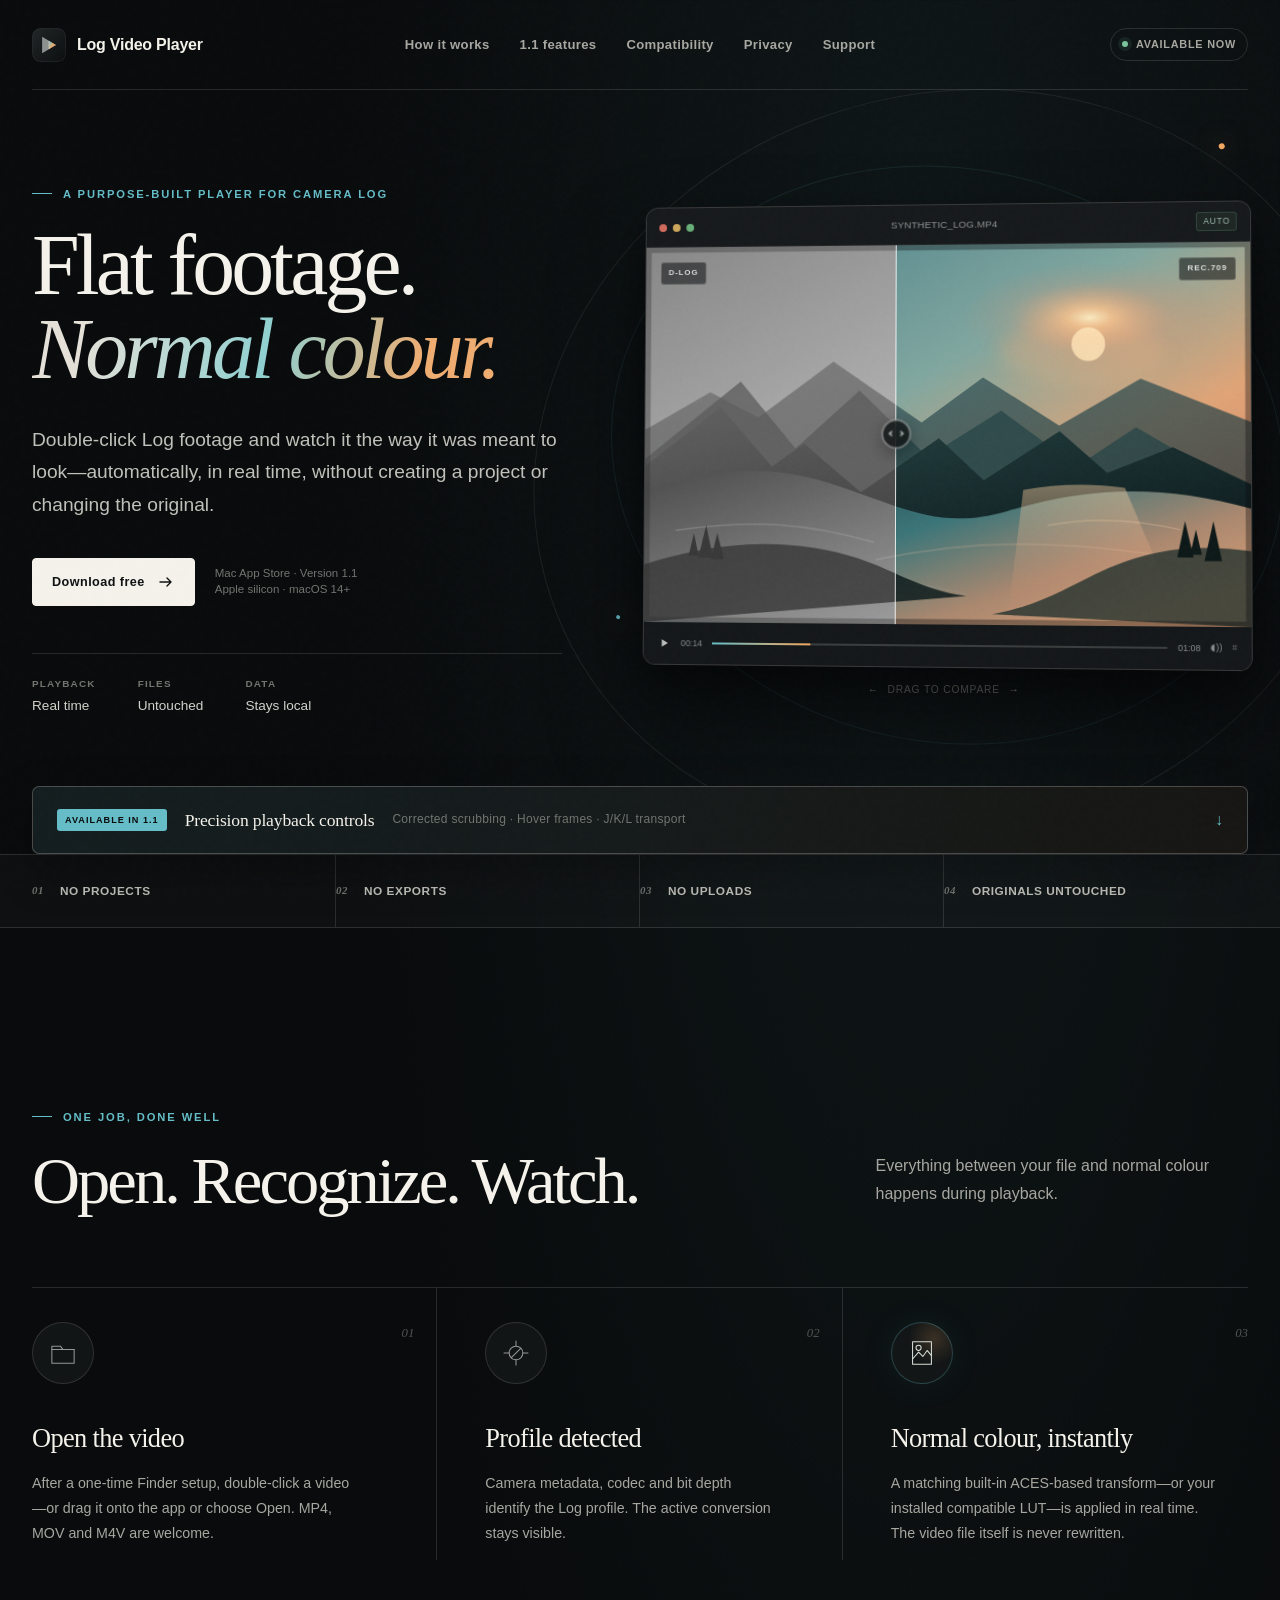
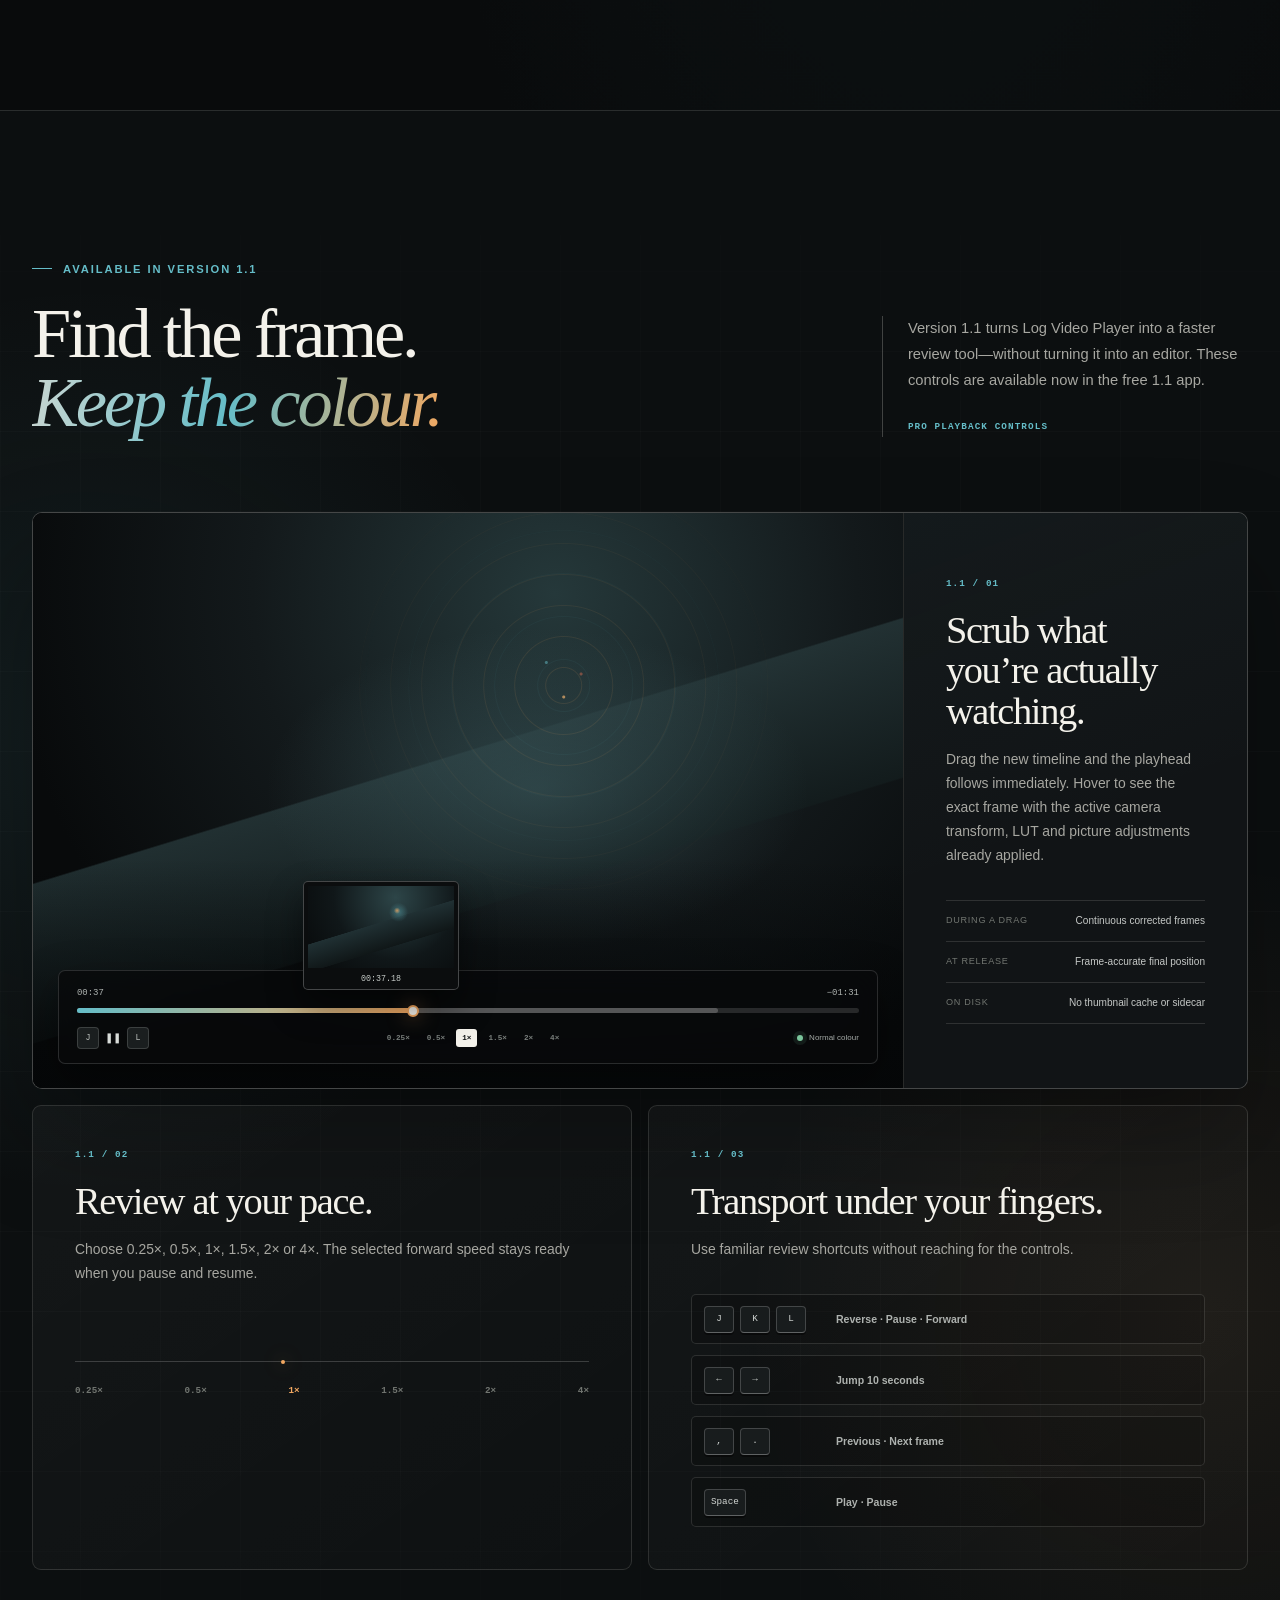
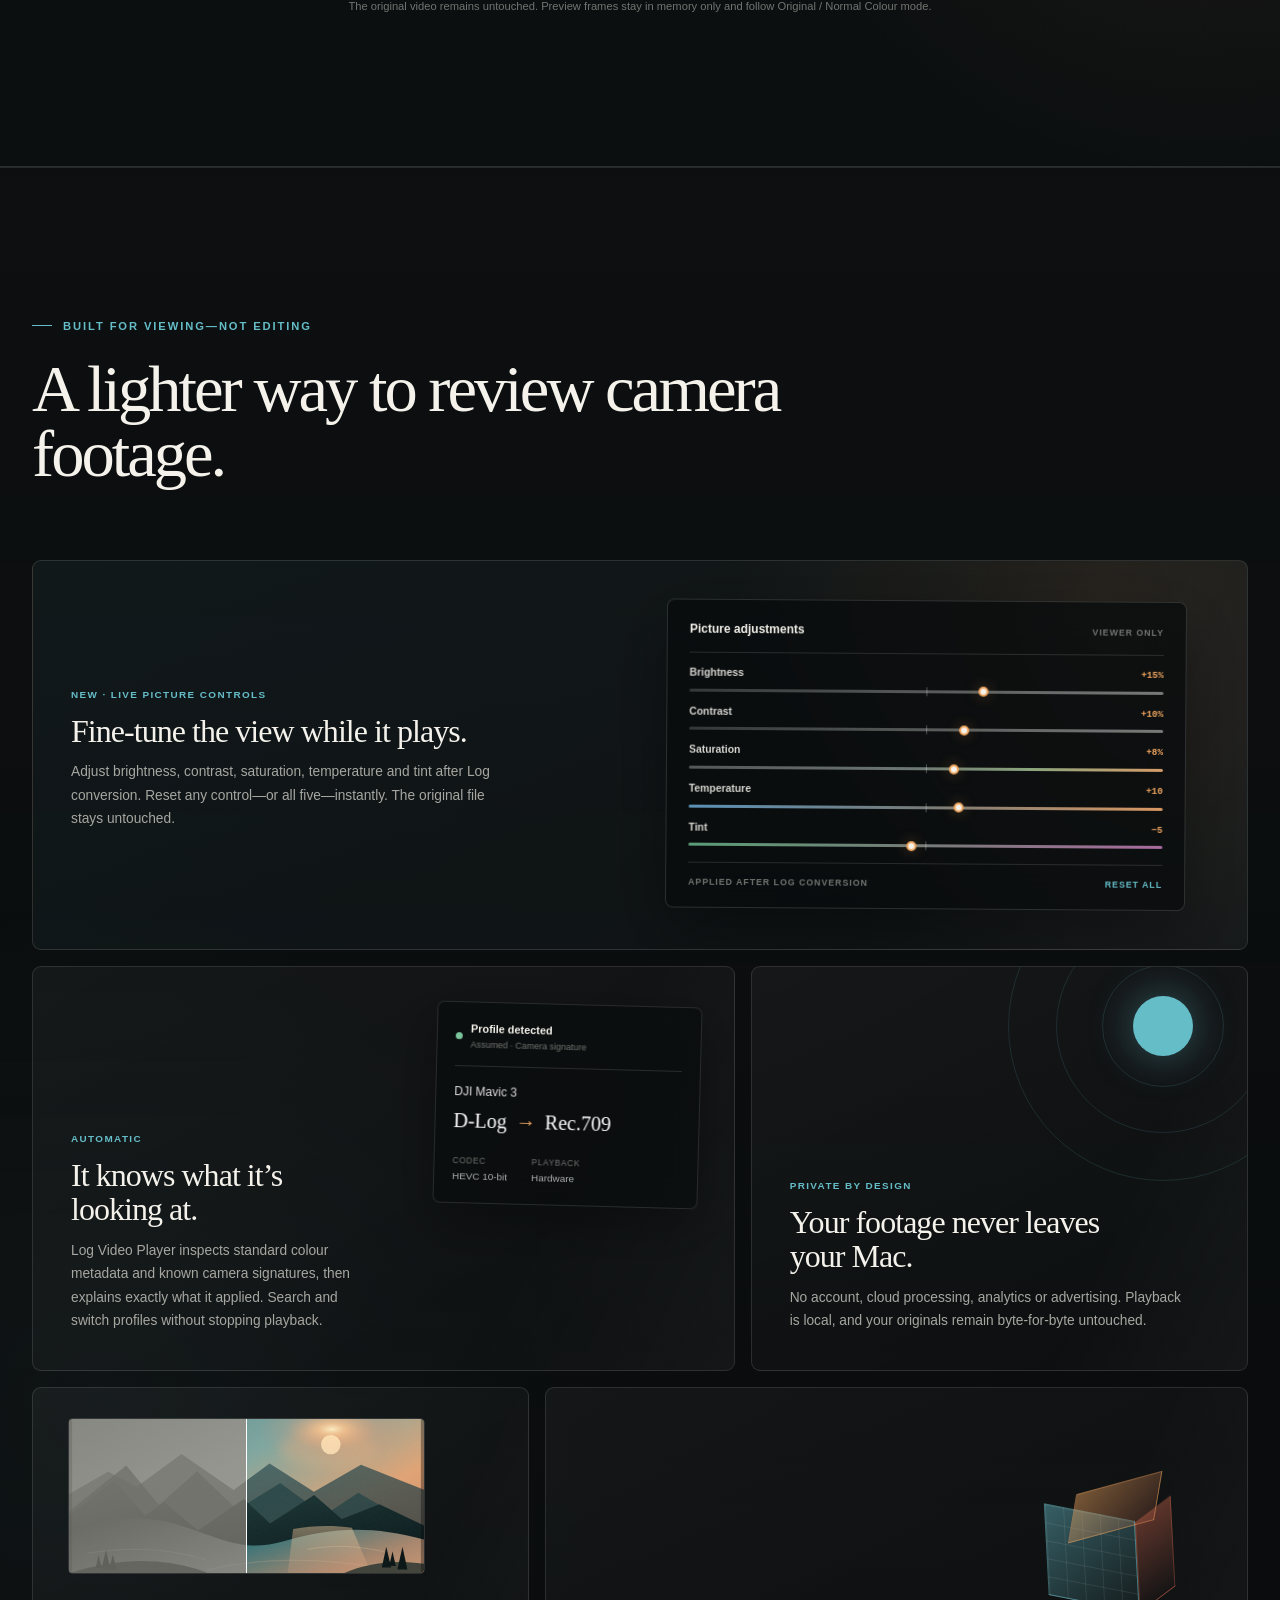
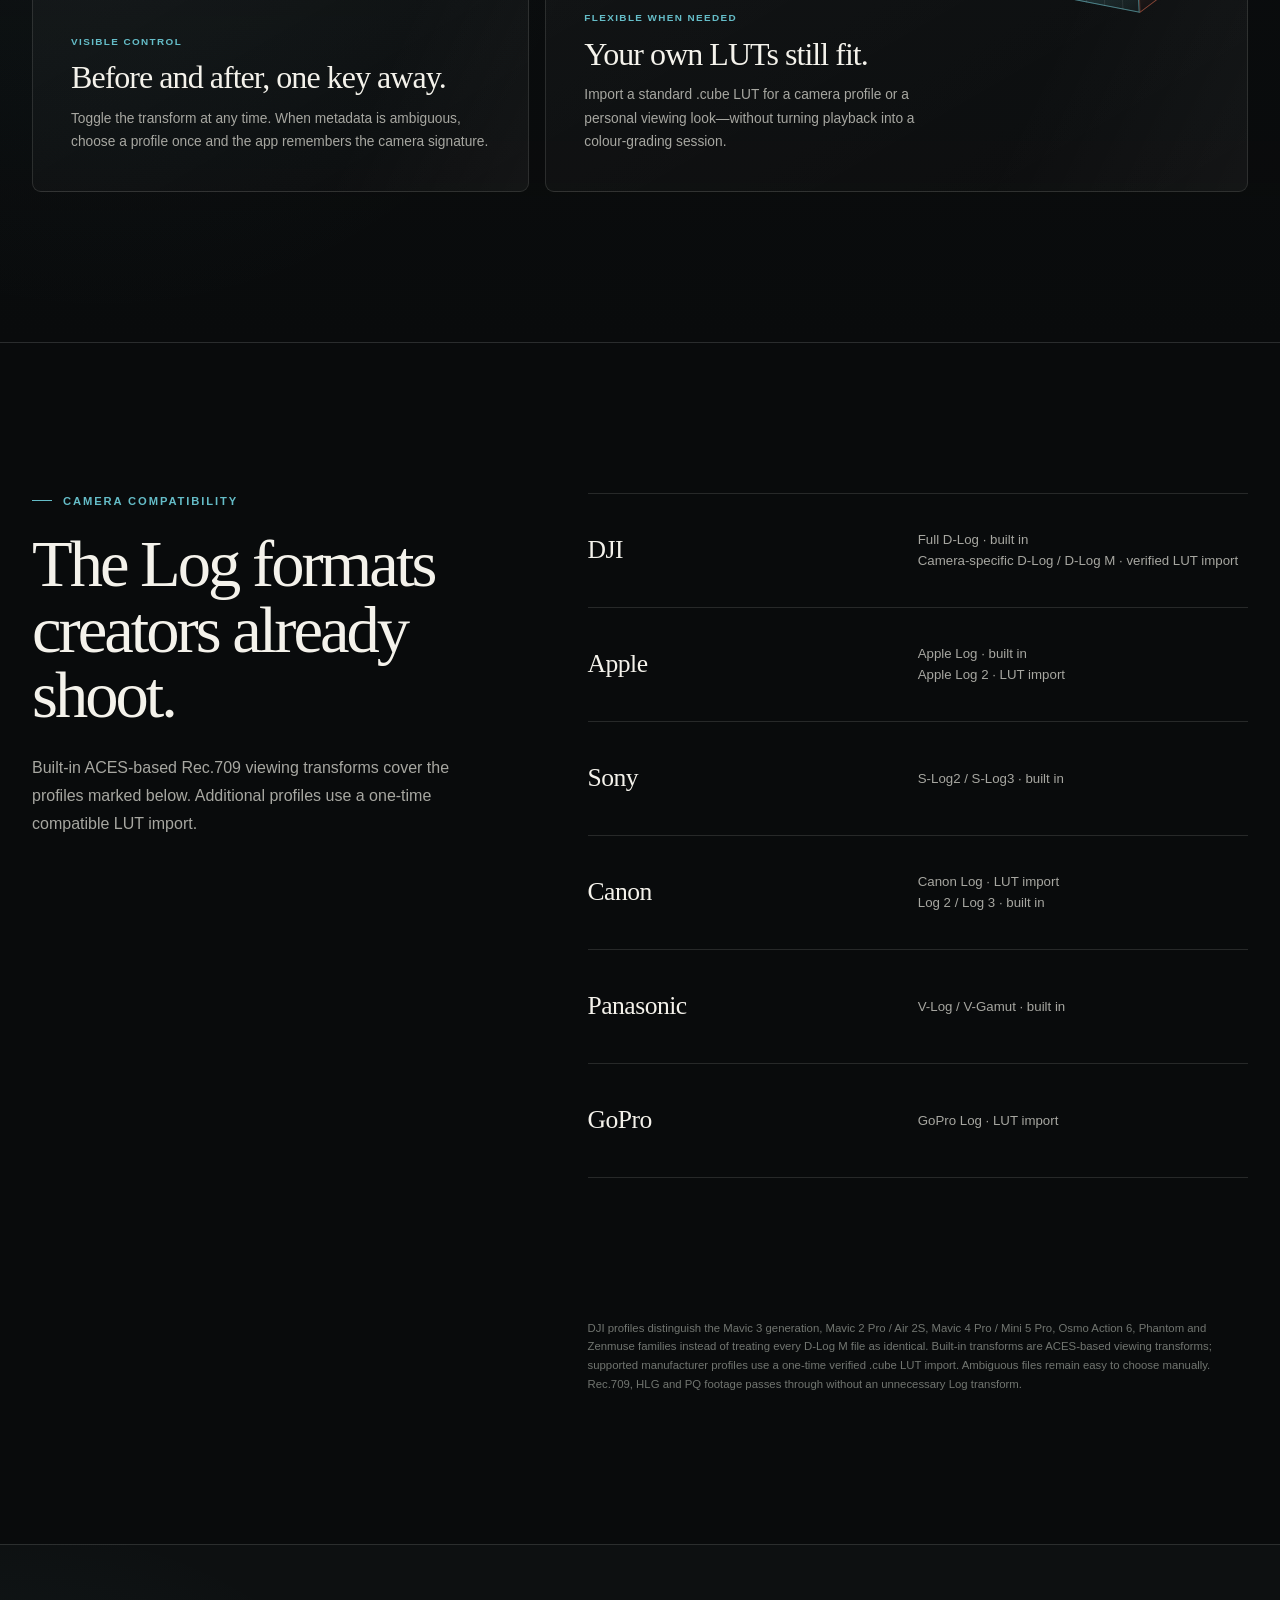
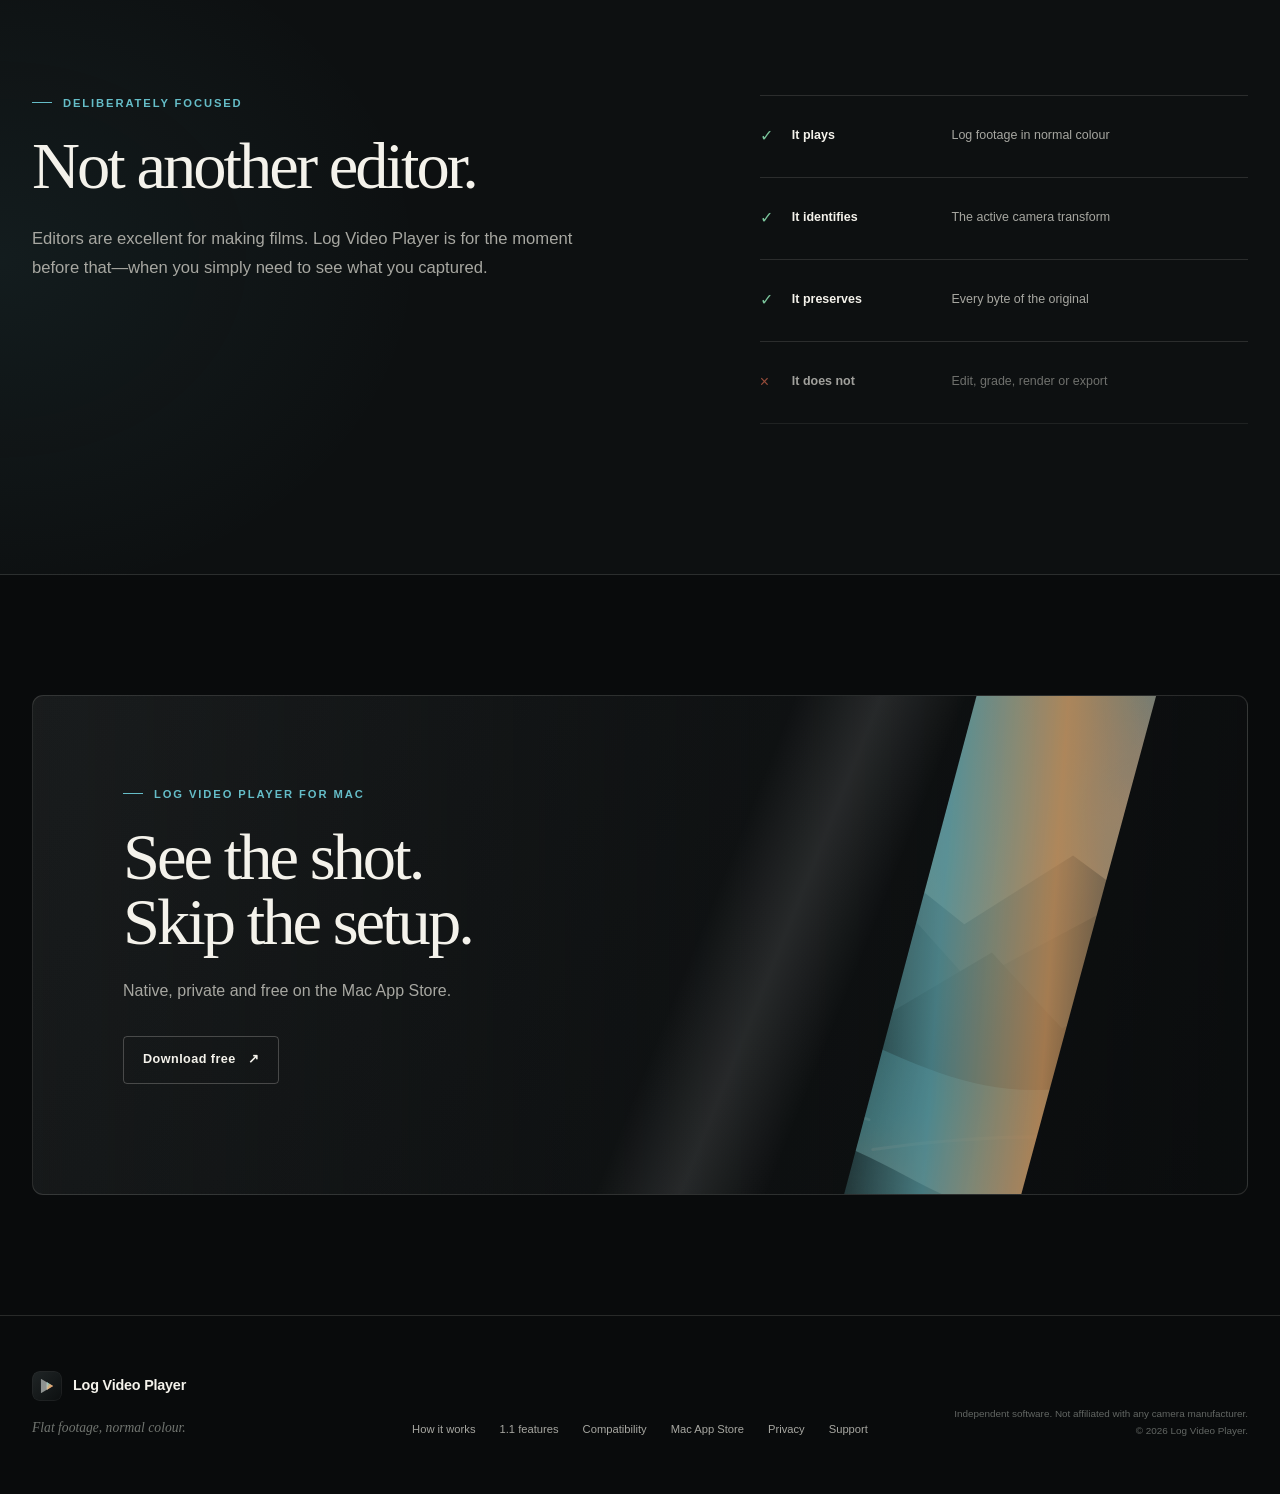
<file: index.html>
<!doctype html>
<html lang="en-CA">
<head>
  <meta charset="utf-8">
  <meta name="viewport" content="width=device-width, initial-scale=1">
  <title>Log Video Player for Mac — Automatic Log to Rec.709 Playback</title>
  <meta name="description" content="Double-click Log footage and watch it in normal Rec.709 colour. Precise scrubbing, corrected hover frames and pro playback controls are available in version 1.1.">
  <meta name="theme-color" content="#090b0c">
  <meta name="color-scheme" content="dark">
  <link rel="canonical" href="https://autonomath.github.io/log-video-player/">
  <link rel="icon" href="assets/mark.svg" type="image/svg+xml">
  <link rel="manifest" href="site.webmanifest">
  <link rel="stylesheet" href="styles.css">

  <meta property="og:type" content="website">
  <meta property="og:site_name" content="Log Video Player">
  <meta property="og:title" content="Log Video Player — Flat footage, normal colour.">
  <meta property="og:description" content="Automatic Log-to-Rec.709 playback. Precise scrubbing and pro transport controls are available in version 1.1.">
  <meta property="og:url" content="https://autonomath.github.io/log-video-player/">
  <meta property="og:image" content="https://autonomath.github.io/log-video-player/assets/social-card.png">
  <meta property="og:image:width" content="1200">
  <meta property="og:image:height" content="630">
  <meta property="og:image:alt" content="Log Video Player — Flat footage, normal colour">
  <meta name="twitter:card" content="summary_large_image">
  <meta name="twitter:title" content="Log Video Player for Mac">
  <meta name="twitter:description" content="Automatic Log-to-Rec.709 playback. Version 1.1 brings precise scrubbing and pro transport controls.">
  <meta name="twitter:image" content="https://autonomath.github.io/log-video-player/assets/social-card.png">

  <script type="application/ld+json">
  {
    "@context": "https://schema.org",
    "@type": "SoftwareApplication",
    "name": "Log Video Player",
    "applicationCategory": "MultimediaApplication",
    "applicationSubCategory": "Video Player",
    "operatingSystem": "macOS 14 or later",
    "description": "A native Mac video player with automatic Log-to-Rec.709 viewing transforms, live picture adjustments and camera-aware profile selection.",
    "url": "https://autonomath.github.io/log-video-player/",
    "downloadUrl": "https://apps.apple.com/app/log-video-player/id6794441589",
    "softwareVersion": "1.1",
    "datePublished": "2026-08-03",
    "isAccessibleForFree": true,
    "offers": {
      "@type": "Offer",
      "price": "0",
      "priceCurrency": "CAD",
      "url": "https://apps.apple.com/app/log-video-player/id6794441589",
      "availability": "https://schema.org/InStock"
    },
    "featureList": [
      "Automatic Log profile detection",
      "Built-in ACES-based Rec.709 viewing transforms",
      "Live brightness, contrast, saturation, temperature and tint adjustments",
      "Searchable camera profile picker during playback",
      "Camera-generation-aware DJI profile selection",
      "Non-destructive local processing",
      "Before and after comparison",
      "One-time compatible .cube LUT imports"
    ]
  }
  </script>
</head>
<body>
  <a class="skip-link" href="#main">Skip to content</a>

  <header class="site-header">
    <a class="brand" href="index.html" aria-label="Log Video Player home">
      <img src="assets/mark.svg" alt="" width="34" height="34">
      <span>Log Video Player</span>
    </a>
    <nav class="site-nav" aria-label="Primary navigation">
      <a href="#how-it-works">How it works</a>
      <a href="#version-1-1">1.1 features</a>
      <a href="#compatibility">Compatibility</a>
      <a href="privacy.html">Privacy</a>
      <a href="support.html">Support</a>
    </nav>
    <a class="release-chip" href="https://apps.apple.com/app/log-video-player/id6794441589" rel="external" aria-label="Download Log Video Player from the Mac App Store"><span aria-hidden="true"></span> Available now</a>
  </header>

  <main id="main">
    <section class="hero shell" aria-labelledby="hero-title">
      <div class="hero-copy">
        <p class="eyebrow">A purpose-built player for camera Log</p>
        <h1 id="hero-title">Flat footage.<br><em>Normal colour.</em></h1>
        <p class="hero-lede">Double-click Log footage and watch it the way it was meant to look—automatically, in real time, without creating a project or changing the original.</p>
        <div class="hero-actions">
          <a class="button button-primary" href="https://apps.apple.com/app/log-video-player/id6794441589" rel="external" aria-label="Download Log Video Player free from the Mac App Store">
            Download free
            <svg viewBox="0 0 18 18" aria-hidden="true"><path d="M3 9h11M10 5l4 4-4 4"/></svg>
          </a>
          <span class="availability">Mac App Store · Version 1.1<br>Apple silicon · macOS 14+</span>
        </div>
        <dl class="hero-facts">
          <div><dt>Playback</dt><dd>Real time</dd></div>
          <div><dt>Files</dt><dd>Untouched</dd></div>
          <div><dt>Data</dt><dd>Stays local</dd></div>
        </dl>
      </div>

      <div class="viewer-wrap" data-reveal>
        <div class="orbit orbit-one" aria-hidden="true"></div>
        <div class="orbit orbit-two" aria-hidden="true"></div>
        <div class="viewer" style="--reveal: 42%;">
          <div class="viewer-titlebar">
            <span class="traffic-lights" aria-hidden="true"><i></i><i></i><i></i></span>
            <span class="viewer-filename">SYNTHETIC_LOG.MP4</span>
            <span class="viewer-profile">AUTO</span>
          </div>
          <div class="comparison" id="comparison-frame">
            <img class="scene scene-colour" src="assets/hero-frame.svg" alt="Aerial coastal landscape shown with natural Rec.709 colour">
            <div class="scene-before" aria-hidden="true">
              <img class="scene scene-log" src="assets/hero-frame.svg" alt="">
            </div>
            <span class="frame-label frame-label-before">D-Log</span>
            <span class="frame-label frame-label-after">Rec.709</span>
            <span class="reveal-line" aria-hidden="true"><i></i></span>
            <input class="reveal-control" type="range" min="8" max="92" value="42" aria-label="Compare flat Log with corrected Rec.709 colour" aria-controls="comparison-frame">
          </div>
          <div class="viewer-controls" aria-hidden="true">
            <svg class="play-icon" viewBox="0 0 20 20"><path d="M6.5 4.5v11l9-5.5z"/></svg>
            <span class="timecode">00:14</span>
            <span class="timeline"><i></i></span>
            <span class="timecode">01:08</span>
            <span class="speaker-icon">◖))</span>
            <span class="fullscreen-icon">⌗</span>
          </div>
        </div>
        <p class="compare-hint"><span aria-hidden="true">←</span> Drag to compare <span aria-hidden="true">→</span></p>
      </div>
    </section>

    <aside class="update-banner shell" aria-label="Version 1.1 features">
      <a href="#version-1-1">
        <span class="update-label">Available in 1.1</span>
        <strong>Precision playback controls</strong>
        <span class="update-summary">Corrected scrubbing · Hover frames · J/K/L transport</span>
        <span class="update-arrow" aria-hidden="true">↓</span>
      </a>
    </aside>

    <section class="promise-strip" aria-label="Product principles">
      <div class="shell promise-grid">
        <p><span>01</span>No projects</p>
        <p><span>02</span>No exports</p>
        <p><span>03</span>No uploads</p>
        <p><span>04</span>Originals untouched</p>
      </div>
    </section>

    <section class="steps shell section" id="how-it-works" aria-labelledby="steps-title">
      <div class="section-heading" data-animate>
        <p class="eyebrow">One job, done well</p>
        <h2 id="steps-title">Open. Recognize. Watch.</h2>
        <p>Everything between your file and normal colour happens during playback.</p>
      </div>
      <ol class="step-list">
        <li data-animate>
          <span class="step-number">01</span>
          <div class="step-icon" aria-hidden="true">
            <svg viewBox="0 0 42 42"><path d="M8 13h10l3 4h13v16H8z"/><path d="M8 17h26"/></svg>
          </div>
          <h3>Open the video</h3>
          <p>After a one-time Finder setup, double-click a video—or drag it onto the app or choose Open. MP4, MOV and M4V are welcome.</p>
        </li>
        <li data-animate>
          <span class="step-number">02</span>
          <div class="step-icon" aria-hidden="true">
            <svg viewBox="0 0 42 42"><path d="M21 7v6M21 29v6M7 21h6M29 21h6"/><circle cx="21" cy="21" r="8"/><path d="M15.5 26.5l11-11"/></svg>
          </div>
          <h3>Profile detected</h3>
          <p>Camera metadata, codec and bit depth identify the Log profile. The active conversion stays visible.</p>
        </li>
        <li data-animate>
          <span class="step-number">03</span>
          <div class="step-icon step-icon-colour" aria-hidden="true">
            <svg viewBox="0 0 42 42"><path d="M10 8h22v26H10z"/><path d="M10 28l7-8 5 5 5-7 5 6"/><circle cx="17" cy="15" r="3"/></svg>
          </div>
          <h3>Normal colour, instantly</h3>
          <p>A matching built-in ACES-based transform—or your installed compatible LUT—is applied in real time. The video file itself is never rewritten.</p>
        </li>
      </ol>
    </section>

    <section class="transport-preview section" id="version-1-1" aria-labelledby="transport-title">
      <div class="shell">
        <div class="transport-heading" data-animate>
          <div>
            <p class="eyebrow">Available in version 1.1</p>
            <h2 id="transport-title">Find the frame.<br><em>Keep the colour.</em></h2>
          </div>
          <div class="transport-intro">
            <p>Version 1.1 turns Log Video Player into a faster review tool—without turning it into an editor. These controls are available now in the free 1.1 app.</p>
            <span>Pro Playback Controls</span>
          </div>
        </div>

        <div class="transport-stage" data-animate>
          <div class="transport-canvas" aria-hidden="true">
            <div class="transport-frame-art"></div>
            <div class="hover-frame">
              <div></div>
              <span>00:37.18</span>
            </div>
            <div class="transport-overlay">
              <div class="transport-time"><span>00:37</span><span>−01:31</span></div>
              <div class="precision-timeline">
                <i class="buffered-range"></i>
                <i class="elapsed-range"></i>
                <i class="timeline-cursor"></i>
              </div>
              <div class="transport-toolbar">
                <div class="shuttle-controls">
                  <span class="mini-key">J</span>
                  <span class="pause-mark">❚❚</span>
                  <span class="mini-key">L</span>
                </div>
                <div class="rate-control"><span>0.25×</span><span>0.5×</span><strong>1×</strong><span>1.5×</span><span>2×</span><span>4×</span></div>
                <span class="colour-state"><i></i> Normal colour</span>
              </div>
            </div>
          </div>

          <div class="transport-proof">
            <p class="proof-index">1.1 / 01</p>
            <h3>Scrub what you’re actually watching.</h3>
            <p>Drag the new timeline and the playhead follows immediately. Hover to see the exact frame with the active camera transform, LUT and picture adjustments already applied.</p>
            <dl>
              <div><dt>During a drag</dt><dd>Continuous corrected frames</dd></div>
              <div><dt>At release</dt><dd>Frame-accurate final position</dd></div>
              <div><dt>On disk</dt><dd>No thumbnail cache or sidecar</dd></div>
            </dl>
          </div>
        </div>

        <div class="transport-grid">
          <article data-animate>
            <p class="proof-index">1.1 / 02</p>
            <h3>Review at your pace.</h3>
            <p>Choose 0.25×, 0.5×, 1×, 1.5×, 2× or 4×. The selected forward speed stays ready when you pause and resume.</p>
            <div class="speed-scale" aria-label="Playback speeds available in version 1.1">
              <span>0.25×</span><span>0.5×</span><strong>1×</strong><span>1.5×</span><span>2×</span><span>4×</span>
            </div>
          </article>

          <article data-animate>
            <p class="proof-index">1.1 / 03</p>
            <h3>Transport under your fingers.</h3>
            <p>Use familiar review shortcuts without reaching for the controls.</p>
            <div class="shortcut-map">
              <div><span><kbd>J</kbd><kbd>K</kbd><kbd>L</kbd></span><strong>Reverse · Pause · Forward</strong></div>
              <div><span><kbd>←</kbd><kbd>→</kbd></span><strong>Jump 10 seconds</strong></div>
              <div><span><kbd>,</kbd><kbd>.</kbd></span><strong>Previous · Next frame</strong></div>
              <div><span><kbd>Space</kbd></span><strong>Play · Pause</strong></div>
            </div>
          </article>
        </div>

        <p class="transport-footnote">The original video remains untouched. Preview frames stay in memory only and follow Original / Normal Colour mode.</p>
      </div>
    </section>

    <section class="feature-section section">
      <div class="shell">
        <div class="section-heading narrow" data-animate>
          <p class="eyebrow">Built for viewing—not editing</p>
          <h2>A lighter way to review camera footage.</h2>
        </div>
        <div class="feature-grid">
          <article class="feature feature-adjust" id="picture-controls" data-animate>
            <div class="feature-copy">
              <span class="feature-kicker">New · Live picture controls</span>
              <h3>Fine-tune the view while it plays.</h3>
              <p>Adjust brightness, contrast, saturation, temperature and tint after Log conversion. Reset any control—or all five—instantly. The original file stays untouched.</p>
            </div>
            <div class="adjustment-panel" aria-hidden="true">
              <div class="adjustment-heading"><strong>Picture adjustments</strong><span>Viewer only</span></div>
              <div class="adjustment-row"><div><span>Brightness</span><b>+15%</b></div><i class="adjustment-meter" style="--value: 62%"><em></em></i></div>
              <div class="adjustment-row"><div><span>Contrast</span><b>+10%</b></div><i class="adjustment-meter" style="--value: 58%"><em></em></i></div>
              <div class="adjustment-row"><div><span>Saturation</span><b>+8%</b></div><i class="adjustment-meter adjustment-meter-spectrum" style="--value: 56%"><em></em></i></div>
              <div class="adjustment-row"><div><span>Temperature</span><b>+10</b></div><i class="adjustment-meter adjustment-meter-temperature" style="--value: 57%"><em></em></i></div>
              <div class="adjustment-row"><div><span>Tint</span><b>−5</b></div><i class="adjustment-meter adjustment-meter-tint" style="--value: 47%"><em></em></i></div>
              <div class="adjustment-footer"><span>Applied after Log conversion</span><strong>Reset All</strong></div>
            </div>
          </article>

          <article class="feature feature-detect" data-animate>
            <div class="feature-copy">
              <span class="feature-kicker">Automatic</span>
              <h3>It knows what it’s looking at.</h3>
              <p>Log Video Player inspects standard colour metadata and known camera signatures, then explains exactly what it applied. Search and switch profiles without stopping playback.</p>
            </div>
            <div class="profile-card" aria-label="Example detected profile">
              <div><span class="status-dot"></span><strong>Profile detected</strong><small>Assumed · Camera signature</small></div>
              <p>DJI Mavic 3</p>
              <p>D-Log <span>→</span> Rec.709</p>
              <dl><div><dt>Codec</dt><dd>HEVC 10-bit</dd></div><div><dt>Playback</dt><dd>Hardware</dd></div></dl>
            </div>
          </article>

          <article class="feature feature-private" data-animate>
            <div class="privacy-rings" aria-hidden="true"><i></i><i></i><i></i><span></span></div>
            <div class="feature-copy">
              <span class="feature-kicker">Private by design</span>
              <h3>Your footage never leaves your Mac.</h3>
              <p>No account, cloud processing, analytics or advertising. Playback is local, and your originals remain byte-for-byte untouched.</p>
            </div>
          </article>

          <article class="feature feature-compare" data-animate>
            <div class="mini-compare" aria-hidden="true">
              <img src="assets/hero-frame.svg" alt="">
              <span></span>
            </div>
            <div class="feature-copy">
              <span class="feature-kicker">Visible control</span>
              <h3>Before and after, one key away.</h3>
              <p>Toggle the transform at any time. When metadata is ambiguous, choose a profile once and the app remembers the camera signature.</p>
            </div>
          </article>

          <article class="feature feature-lut" data-animate>
            <div class="cube-art" aria-hidden="true">
              <span class="cube-face cube-front"></span>
              <span class="cube-face cube-top"></span>
              <span class="cube-face cube-side"></span>
            </div>
            <div class="feature-copy">
              <span class="feature-kicker">Flexible when needed</span>
              <h3>Your own LUTs still fit.</h3>
              <p>Import a standard .cube LUT for a camera profile or a personal viewing look—without turning playback into a colour-grading session.</p>
            </div>
          </article>
        </div>
      </div>
    </section>

    <section class="compatibility shell section" id="compatibility" aria-labelledby="compatibility-title">
      <div class="compatibility-intro" data-animate>
        <p class="eyebrow">Camera compatibility</p>
        <h2 id="compatibility-title">The Log formats creators already shoot.</h2>
        <p>Built-in ACES-based Rec.709 viewing transforms cover the profiles marked below. Additional profiles use a one-time compatible LUT import.</p>
      </div>
      <div class="format-list" data-animate>
        <article><span>DJI</span><p>Full D-Log · built in<br>Camera-specific D-Log / D-Log M · verified LUT import</p></article>
        <article><span>Apple</span><p>Apple Log · built in<br>Apple Log 2 · LUT import</p></article>
        <article><span>Sony</span><p>S-Log2 / S-Log3 · built in</p></article>
        <article><span>Canon</span><p>Canon Log · LUT import<br>Log 2 / Log 3 · built in</p></article>
        <article><span>Panasonic</span><p>V-Log / V-Gamut · built in</p></article>
        <article><span>GoPro</span><p>GoPro Log · LUT import</p></article>
      </div>
      <p class="compatibility-note">DJI profiles distinguish the Mavic 3 generation, Mavic 2 Pro / Air 2S, Mavic 4 Pro / Mini 5 Pro, Osmo Action 6, Phantom and Zenmuse families instead of treating every D-Log M file as identical. Built-in transforms are ACES-based viewing transforms; supported manufacturer profiles use a one-time verified .cube LUT import. Ambiguous files remain easy to choose manually. Rec.709, HLG and PQ footage passes through without an unnecessary Log transform.</p>
    </section>

    <section class="not-editor section" aria-labelledby="not-editor-title">
      <div class="shell not-editor-grid">
        <div data-animate>
          <p class="eyebrow">Deliberately focused</p>
          <h2 id="not-editor-title">Not another editor.</h2>
          <p class="editor-lede">Editors are excellent for making films. Log Video Player is for the moment before that—when you simply need to see what you captured.</p>
        </div>
        <div class="does-list" data-animate>
          <div><span aria-hidden="true">✓</span><p><strong>It plays</strong>Log footage in normal colour</p></div>
          <div><span aria-hidden="true">✓</span><p><strong>It identifies</strong>The active camera transform</p></div>
          <div><span aria-hidden="true">✓</span><p><strong>It preserves</strong>Every byte of the original</p></div>
          <div class="does-not"><span aria-hidden="true">×</span><p><strong>It does not</strong>Edit, grade, render or export</p></div>
        </div>
      </div>
    </section>

    <section class="closing shell section" aria-labelledby="closing-title">
      <div class="closing-card" data-animate>
        <div class="spectral-slit" aria-hidden="true"></div>
        <p class="eyebrow">Log Video Player for Mac</p>
        <h2 id="closing-title">See the shot.<br>Skip the setup.</h2>
        <p>Native, private and free on the Mac App Store.</p>
        <a class="button button-ghost" href="https://apps.apple.com/app/log-video-player/id6794441589" rel="external" aria-label="Download Log Video Player free from the Mac App Store">Download free <span aria-hidden="true">↗</span></a>
      </div>
    </section>
  </main>

  <footer class="site-footer">
    <div class="shell footer-grid">
      <div>
        <a class="brand" href="index.html">
          <img src="assets/mark.svg" alt="" width="30" height="30">
          <span>Log Video Player</span>
        </a>
        <p>Flat footage, normal colour.</p>
      </div>
      <nav aria-label="Footer navigation">
        <a href="#how-it-works">How it works</a>
        <a href="#version-1-1">1.1 features</a>
        <a href="#compatibility">Compatibility</a>
        <a href="https://apps.apple.com/app/log-video-player/id6794441589" rel="external">Mac App Store</a>
        <a href="privacy.html">Privacy</a>
        <a href="support.html">Support</a>
      </nav>
      <p class="legal">Independent software. Not affiliated with any camera manufacturer.<br>© <span data-year>2026</span> Log Video Player.</p>
    </div>
  </footer>

  <script src="script.js" defer></script>
</body>
</html>
</file>
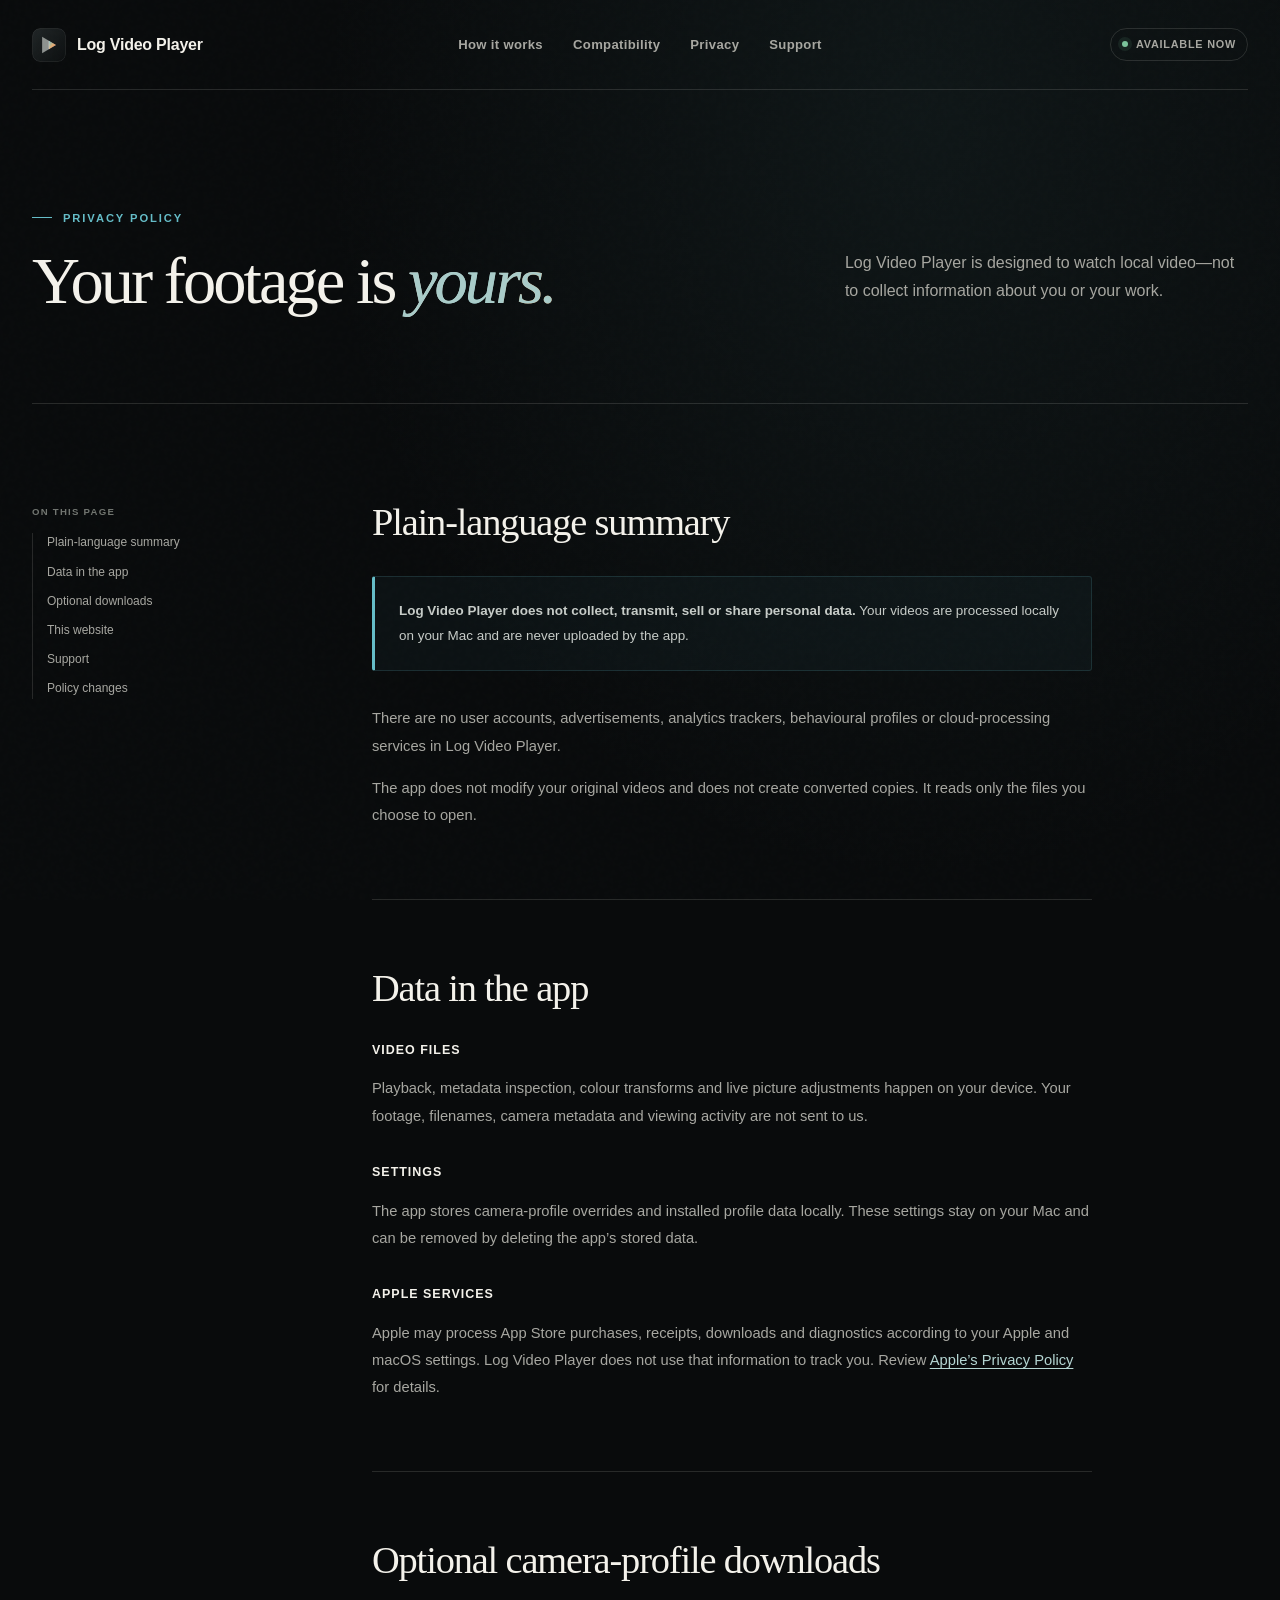
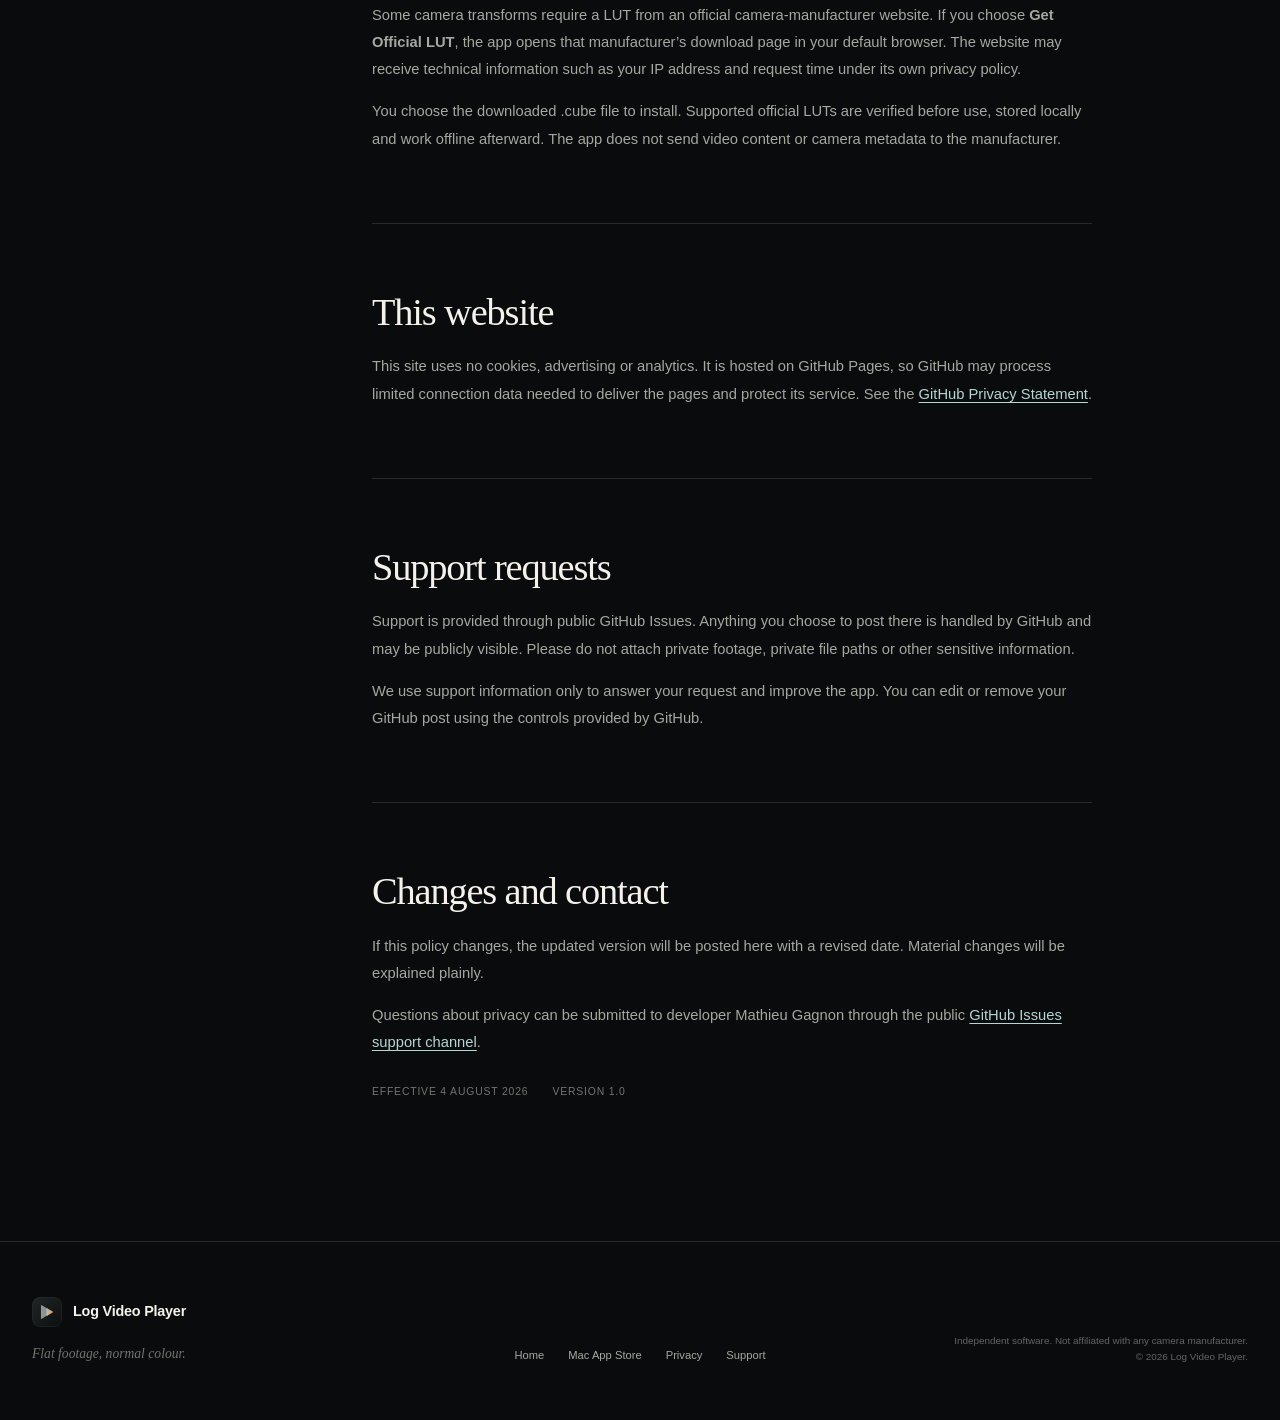
<file: privacy.html>
<!doctype html>
<html lang="en-CA">
<head>
  <meta charset="utf-8">
  <meta name="viewport" content="width=device-width, initial-scale=1">
  <title>Privacy Policy — Log Video Player</title>
  <meta name="description" content="Log Video Player processes footage locally, collects no personal data and contains no analytics, advertising or accounts.">
  <meta name="theme-color" content="#090b0c">
  <meta name="color-scheme" content="dark">
  <link rel="canonical" href="https://autonomath.github.io/log-video-player/privacy.html">
  <link rel="icon" href="assets/mark.svg" type="image/svg+xml">
  <link rel="stylesheet" href="styles.css">
</head>
<body class="interior">
  <a class="skip-link" href="#main">Skip to content</a>
  <header class="site-header">
    <a class="brand" href="index.html" aria-label="Log Video Player home">
      <img src="assets/mark.svg" alt="" width="34" height="34">
      <span>Log Video Player</span>
    </a>
    <nav class="site-nav" aria-label="Primary navigation">
      <a href="index.html#how-it-works">How it works</a>
      <a href="index.html#compatibility">Compatibility</a>
      <a href="privacy.html" aria-current="page">Privacy</a>
      <a href="support.html">Support</a>
    </nav>
    <a class="release-chip" href="https://apps.apple.com/app/log-video-player/id6794441589" rel="external" aria-label="Download Log Video Player from the Mac App Store"><span aria-hidden="true"></span> Available now</a>
  </header>

  <main id="main">
    <header class="page-hero shell">
      <div>
        <p class="eyebrow">Privacy policy</p>
        <h1>Your footage is <em>yours.</em></h1>
      </div>
      <p>Log Video Player is designed to watch local video—not to collect information about you or your work.</p>
    </header>

    <div class="content-layout shell">
      <aside class="content-nav">
        <p>On this page</p>
        <nav aria-label="Privacy policy sections">
          <a href="#summary">Plain-language summary</a>
          <a href="#app-data">Data in the app</a>
          <a href="#downloads">Optional downloads</a>
          <a href="#website">This website</a>
          <a href="#support-data">Support</a>
          <a href="#changes">Policy changes</a>
        </nav>
      </aside>

      <article class="prose">
        <section id="summary">
          <h2>Plain-language summary</h2>
          <div class="callout">
            <p><strong>Log Video Player does not collect, transmit, sell or share personal data.</strong> Your videos are processed locally on your Mac and are never uploaded by the app.</p>
          </div>
          <p>There are no user accounts, advertisements, analytics trackers, behavioural profiles or cloud-processing services in Log Video Player.</p>
          <p>The app does not modify your original videos and does not create converted copies. It reads only the files you choose to open.</p>
        </section>

        <section id="app-data">
          <h2>Data in the app</h2>
          <h3>Video files</h3>
          <p>Playback, metadata inspection, colour transforms and live picture adjustments happen on your device. Your footage, filenames, camera metadata and viewing activity are not sent to us.</p>

          <h3>Settings</h3>
          <p>The app stores camera-profile overrides and installed profile data locally. These settings stay on your Mac and can be removed by deleting the app’s stored data.</p>

          <h3>Apple services</h3>
          <p>Apple may process App Store purchases, receipts, downloads and diagnostics according to your Apple and macOS settings. Log Video Player does not use that information to track you. Review <a href="https://www.apple.com/legal/privacy/" rel="external">Apple’s Privacy Policy</a> for details.</p>
        </section>

        <section id="downloads">
          <h2>Optional camera-profile downloads</h2>
          <p>Some camera transforms require a LUT from an official camera-manufacturer website. If you choose <strong>Get Official LUT</strong>, the app opens that manufacturer’s download page in your default browser. The website may receive technical information such as your IP address and request time under its own privacy policy.</p>
          <p>You choose the downloaded .cube file to install. Supported official LUTs are verified before use, stored locally and work offline afterward. The app does not send video content or camera metadata to the manufacturer.</p>
        </section>

        <section id="website">
          <h2>This website</h2>
          <p>This site uses no cookies, advertising or analytics. It is hosted on GitHub Pages, so GitHub may process limited connection data needed to deliver the pages and protect its service. See the <a href="https://docs.github.com/en/site-policy/privacy-policies/github-general-privacy-statement" rel="external">GitHub Privacy Statement</a>.</p>
        </section>

        <section id="support-data">
          <h2>Support requests</h2>
          <p>Support is provided through public GitHub Issues. Anything you choose to post there is handled by GitHub and may be publicly visible. Please do not attach private footage, private file paths or other sensitive information.</p>
          <p>We use support information only to answer your request and improve the app. You can edit or remove your GitHub post using the controls provided by GitHub.</p>
        </section>

        <section id="changes">
          <h2>Changes and contact</h2>
          <p>If this policy changes, the updated version will be posted here with a revised date. Material changes will be explained plainly.</p>
          <p>Questions about privacy can be submitted to developer Mathieu Gagnon through the public <a href="https://github.com/autonomath/log-video-player/issues/new?labels=privacy&amp;title=Privacy%20question" rel="external">GitHub Issues support channel</a>.</p>
          <div class="meta-line">
            <span>Effective 4 August 2026</span>
            <span>Version 1.0</span>
          </div>
        </section>
      </article>
    </div>
  </main>

  <footer class="site-footer">
    <div class="shell footer-grid">
      <div>
        <a class="brand" href="index.html"><img src="assets/mark.svg" alt="" width="30" height="30"><span>Log Video Player</span></a>
        <p>Flat footage, normal colour.</p>
      </div>
      <nav aria-label="Footer navigation">
        <a href="index.html">Home</a>
        <a href="https://apps.apple.com/app/log-video-player/id6794441589" rel="external">Mac App Store</a>
        <a href="privacy.html">Privacy</a>
        <a href="support.html">Support</a>
      </nav>
      <p class="legal">Independent software. Not affiliated with any camera manufacturer.<br>© <span data-year>2026</span> Log Video Player.</p>
    </div>
  </footer>
  <script src="script.js" defer></script>
</body>
</html>
</file>
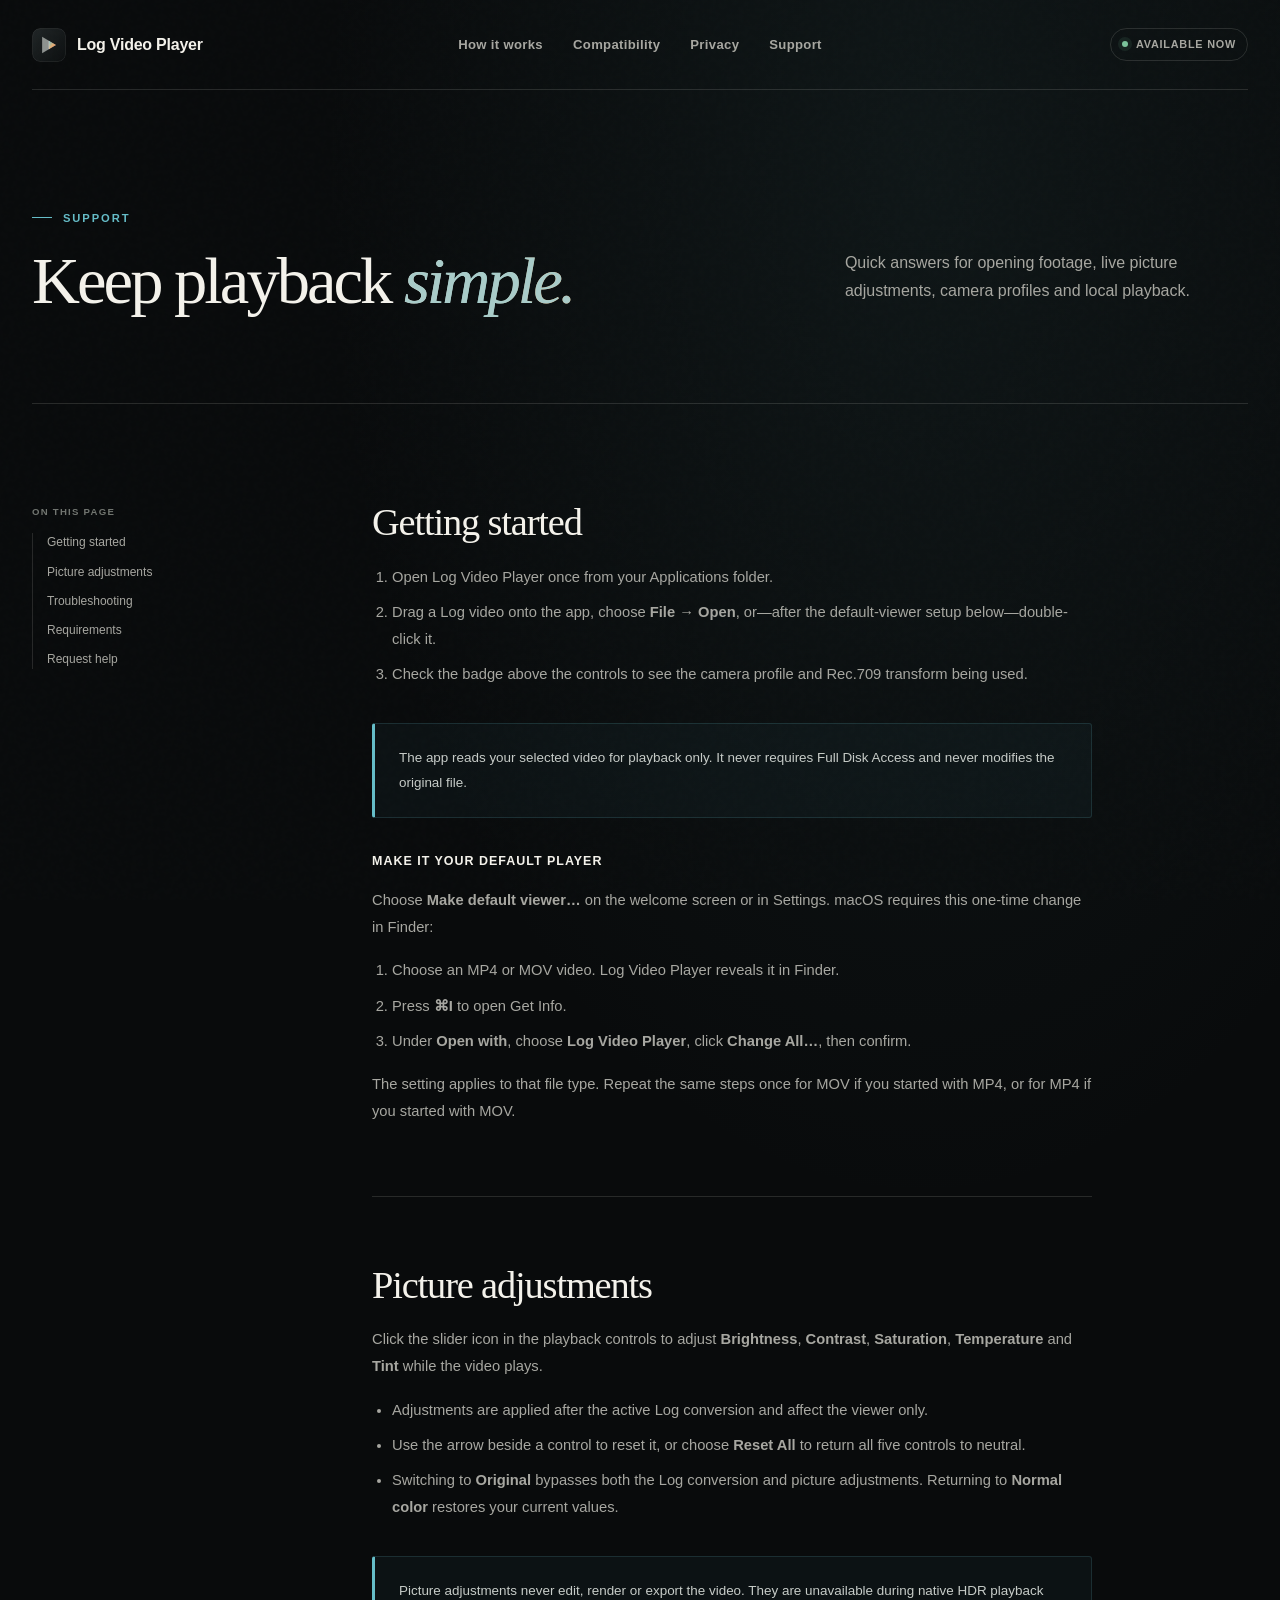
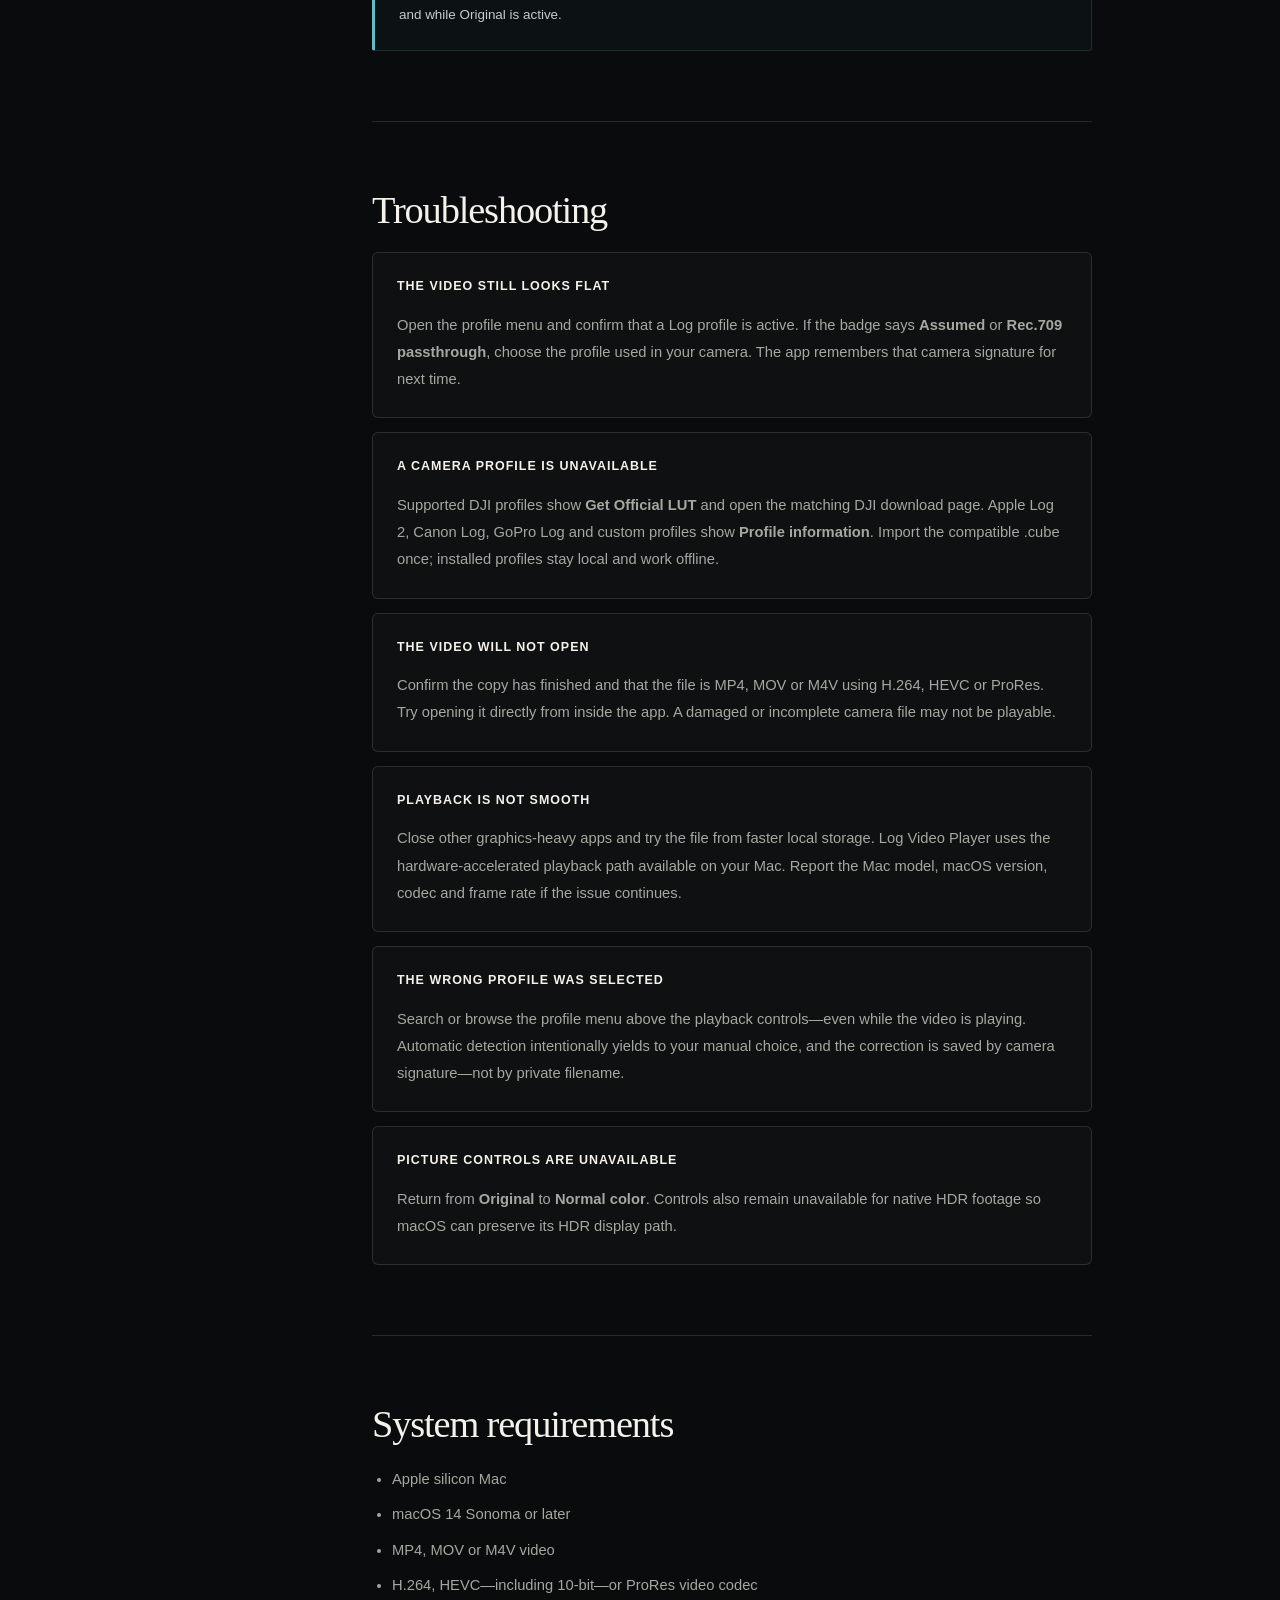
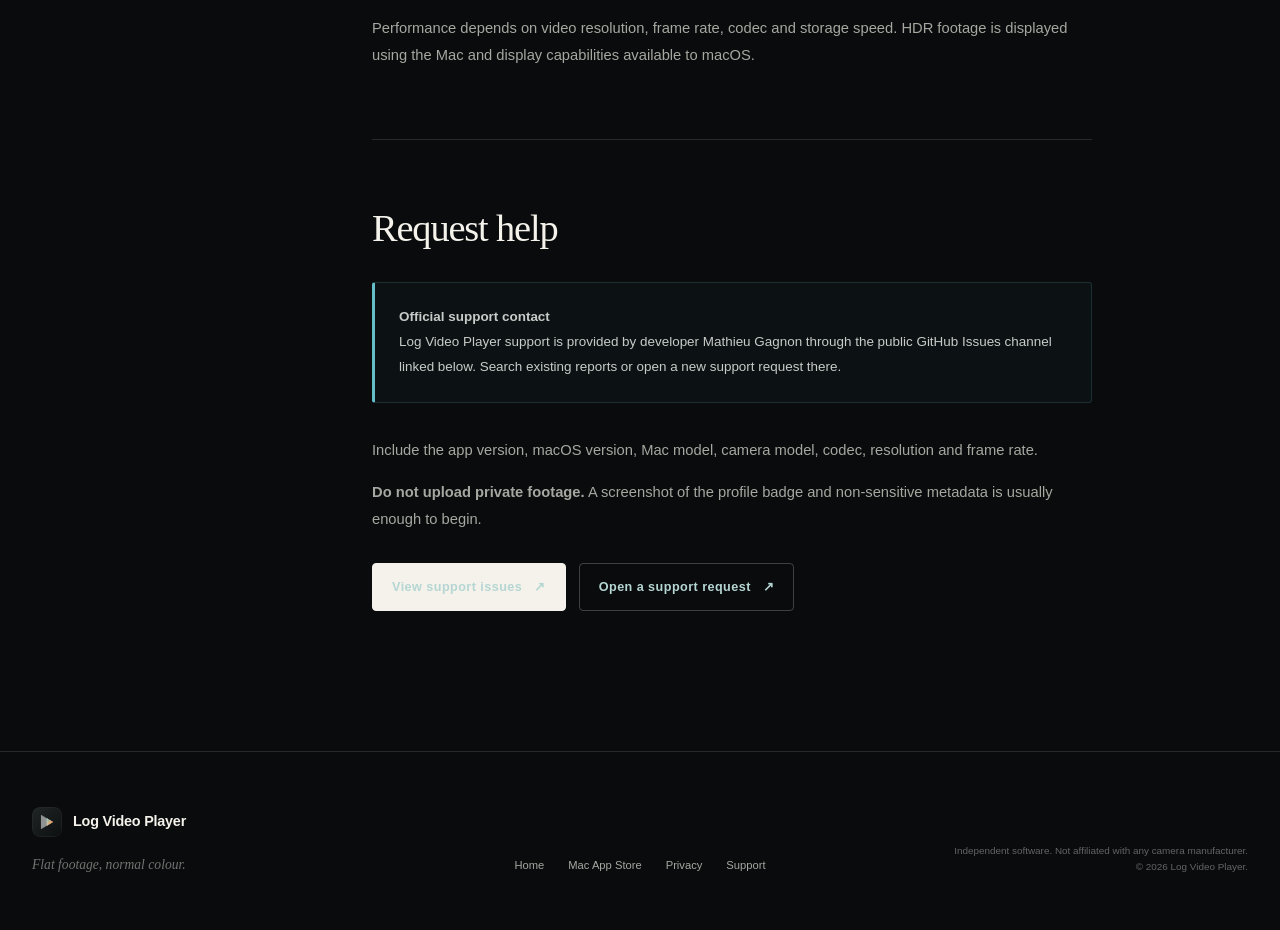
<file: support.html>
<!doctype html>
<html lang="en-CA">
<head>
  <meta charset="utf-8">
  <meta name="viewport" content="width=device-width, initial-scale=1">
  <title>Support — Log Video Player for Mac</title>
  <meta name="description" content="Get started with Log Video Player, use live picture adjustments, solve camera-profile issues, or request help.">
  <meta name="theme-color" content="#090b0c">
  <meta name="color-scheme" content="dark">
  <link rel="canonical" href="https://autonomath.github.io/log-video-player/support.html">
  <link rel="icon" href="assets/mark.svg" type="image/svg+xml">
  <link rel="stylesheet" href="styles.css">
</head>
<body class="interior">
  <a class="skip-link" href="#main">Skip to content</a>
  <header class="site-header">
    <a class="brand" href="index.html" aria-label="Log Video Player home">
      <img src="assets/mark.svg" alt="" width="34" height="34">
      <span>Log Video Player</span>
    </a>
    <nav class="site-nav" aria-label="Primary navigation">
      <a href="index.html#how-it-works">How it works</a>
      <a href="index.html#compatibility">Compatibility</a>
      <a href="privacy.html">Privacy</a>
      <a href="support.html" aria-current="page">Support</a>
    </nav>
    <a class="release-chip" href="https://apps.apple.com/app/log-video-player/id6794441589" rel="external" aria-label="Download Log Video Player from the Mac App Store"><span aria-hidden="true"></span> Available now</a>
  </header>

  <main id="main">
    <header class="page-hero shell">
      <div>
        <p class="eyebrow">Support</p>
        <h1>Keep playback <em>simple.</em></h1>
      </div>
      <p>Quick answers for opening footage, live picture adjustments, camera profiles and local playback.</p>
    </header>

    <div class="content-layout shell">
      <aside class="content-nav">
        <p>On this page</p>
        <nav aria-label="Support sections">
          <a href="#start">Getting started</a>
          <a href="#adjustments">Picture adjustments</a>
          <a href="#troubleshooting">Troubleshooting</a>
          <a href="#requirements">Requirements</a>
          <a href="#help">Request help</a>
        </nav>
      </aside>

      <article class="prose">
        <section id="start">
          <h2>Getting started</h2>
          <ol>
            <li>Open Log Video Player once from your Applications folder.</li>
            <li>Drag a Log video onto the app, choose <strong>File → Open</strong>, or—after the default-viewer setup below—double-click it.</li>
            <li>Check the badge above the controls to see the camera profile and Rec.709 transform being used.</li>
          </ol>
          <div class="callout">
            <p>The app reads your selected video for playback only. It never requires Full Disk Access and never modifies the original file.</p>
          </div>
          <h3>Make it your default player</h3>
          <p>Choose <strong>Make default viewer…</strong> on the welcome screen or in Settings. macOS requires this one-time change in Finder:</p>
          <ol>
            <li>Choose an MP4 or MOV video. Log Video Player reveals it in Finder.</li>
            <li>Press <strong>⌘I</strong> to open Get Info.</li>
            <li>Under <strong>Open with</strong>, choose <strong>Log Video Player</strong>, click <strong>Change All…</strong>, then confirm.</li>
          </ol>
          <p>The setting applies to that file type. Repeat the same steps once for MOV if you started with MP4, or for MP4 if you started with MOV.</p>
        </section>

        <section id="adjustments">
          <h2>Picture adjustments</h2>
          <p>Click the slider icon in the playback controls to adjust <strong>Brightness</strong>, <strong>Contrast</strong>, <strong>Saturation</strong>, <strong>Temperature</strong> and <strong>Tint</strong> while the video plays.</p>
          <ul>
            <li>Adjustments are applied after the active Log conversion and affect the viewer only.</li>
            <li>Use the arrow beside a control to reset it, or choose <strong>Reset All</strong> to return all five controls to neutral.</li>
            <li>Switching to <strong>Original</strong> bypasses both the Log conversion and picture adjustments. Returning to <strong>Normal color</strong> restores your current values.</li>
          </ul>
          <div class="callout">
            <p>Picture adjustments never edit, render or export the video. They are unavailable during native HDR playback and while Original is active.</p>
          </div>
        </section>

        <section id="troubleshooting">
          <h2>Troubleshooting</h2>
          <div class="support-cards">
            <div class="support-card">
              <h3>The video still looks flat</h3>
              <p>Open the profile menu and confirm that a Log profile is active. If the badge says <strong>Assumed</strong> or <strong>Rec.709 passthrough</strong>, choose the profile used in your camera. The app remembers that camera signature for next time.</p>
            </div>
            <div class="support-card">
              <h3>A camera profile is unavailable</h3>
              <p>Supported DJI profiles show <strong>Get Official LUT</strong> and open the matching DJI download page. Apple Log 2, Canon Log, GoPro Log and custom profiles show <strong>Profile information</strong>. Import the compatible .cube once; installed profiles stay local and work offline.</p>
            </div>
            <div class="support-card">
              <h3>The video will not open</h3>
              <p>Confirm the copy has finished and that the file is MP4, MOV or M4V using H.264, HEVC or ProRes. Try opening it directly from inside the app. A damaged or incomplete camera file may not be playable.</p>
            </div>
            <div class="support-card">
              <h3>Playback is not smooth</h3>
              <p>Close other graphics-heavy apps and try the file from faster local storage. Log Video Player uses the hardware-accelerated playback path available on your Mac. Report the Mac model, macOS version, codec and frame rate if the issue continues.</p>
            </div>
            <div class="support-card">
              <h3>The wrong profile was selected</h3>
              <p>Search or browse the profile menu above the playback controls—even while the video is playing. Automatic detection intentionally yields to your manual choice, and the correction is saved by camera signature—not by private filename.</p>
            </div>
            <div class="support-card">
              <h3>Picture controls are unavailable</h3>
              <p>Return from <strong>Original</strong> to <strong>Normal color</strong>. Controls also remain unavailable for native HDR footage so macOS can preserve its HDR display path.</p>
            </div>
          </div>
        </section>

        <section id="requirements">
          <h2>System requirements</h2>
          <ul>
            <li>Apple silicon Mac</li>
            <li>macOS 14 Sonoma or later</li>
            <li>MP4, MOV or M4V video</li>
            <li>H.264, HEVC—including 10-bit—or ProRes video codec</li>
          </ul>
          <p>Performance depends on video resolution, frame rate, codec and storage speed. HDR footage is displayed using the Mac and display capabilities available to macOS.</p>
        </section>

        <section id="help">
          <h2>Request help</h2>
          <div class="callout support-contact">
            <p><strong>Official support contact</strong></p>
            <p>Log Video Player support is provided by developer Mathieu Gagnon through the public GitHub Issues channel linked below. Search existing reports or open a new support request there.</p>
          </div>
          <p>Include the app version, macOS version, Mac model, camera model, codec, resolution and frame rate.</p>
          <p><strong>Do not upload private footage.</strong> A screenshot of the profile badge and non-sensitive metadata is usually enough to begin.</p>
          <div class="support-actions">
            <a class="button button-primary" href="https://github.com/autonomath/log-video-player/issues" rel="external">View support issues <span aria-hidden="true">↗</span></a>
            <a class="button button-ghost" href="https://github.com/autonomath/log-video-player/issues/new?labels=support&amp;template=bug_report.yml" rel="external">Open a support request <span aria-hidden="true">↗</span></a>
          </div>
        </section>
      </article>
    </div>
  </main>

  <footer class="site-footer">
    <div class="shell footer-grid">
      <div>
        <a class="brand" href="index.html"><img src="assets/mark.svg" alt="" width="30" height="30"><span>Log Video Player</span></a>
        <p>Flat footage, normal colour.</p>
      </div>
      <nav aria-label="Footer navigation">
        <a href="index.html">Home</a>
        <a href="https://apps.apple.com/app/log-video-player/id6794441589" rel="external">Mac App Store</a>
        <a href="privacy.html">Privacy</a>
        <a href="support.html">Support</a>
      </nav>
      <p class="legal">Independent software. Not affiliated with any camera manufacturer.<br>© <span data-year>2026</span> Log Video Player.</p>
    </div>
  </footer>
  <script src="script.js" defer></script>
</body>
</html>
</file>
<file: styles.css>
:root {
  --ink: #f4f2eb;
  --muted: #a7a7a1;
  --dim: #717570;
  --black: #090b0c;
  --panel: #101315;
  --panel-raised: #15191b;
  --line: rgba(244, 242, 235, 0.13);
  --line-bright: rgba(244, 242, 235, 0.23);
  --amber: #f2a861;
  --coral: #e46f52;
  --cyan: #65bdc8;
  --green: #7bc59c;
  --shell: min(1240px, calc(100vw - 64px));
  --serif: "Iowan Old Style", "Baskerville", "Times New Roman", serif;
  --sans: "Avenir Next", "Avenir", "Helvetica Neue", sans-serif;
}

*,
*::before,
*::after {
  box-sizing: border-box;
}

html {
  scroll-behavior: smooth;
}

body {
  margin: 0;
  overflow-x: clip;
  color: var(--ink);
  background:
    radial-gradient(ellipse 65% 35% at 72% 4%, rgba(61, 107, 109, 0.12), transparent 72%),
    var(--black);
  font-family: var(--sans);
  font-size: 16px;
  line-height: 1.6;
  -webkit-font-smoothing: antialiased;
}

body::before {
  position: fixed;
  inset: 0;
  z-index: 20;
  pointer-events: none;
  content: "";
  opacity: 0.025;
  background-image: url("data:image/svg+xml,%3Csvg viewBox='0 0 180 180' xmlns='http://www.w3.org/2000/svg'%3E%3Cfilter id='n'%3E%3CfeTurbulence type='fractalNoise' baseFrequency='.9' numOctaves='3' stitchTiles='stitch'/%3E%3C/filter%3E%3Crect width='100%25' height='100%25' filter='url(%23n)' opacity='.6'/%3E%3C/svg%3E");
}

img,
svg {
  display: block;
  max-width: 100%;
}

a {
  color: inherit;
  text-decoration-thickness: 1px;
  text-underline-offset: 0.22em;
}

button,
input {
  font: inherit;
}

.shell {
  width: var(--shell);
  margin-inline: auto;
}

.skip-link {
  position: fixed;
  top: 12px;
  left: 12px;
  z-index: 100;
  padding: 10px 14px;
  color: var(--black);
  background: var(--ink);
  border-radius: 5px;
  transform: translateY(-150%);
}

.skip-link:focus {
  transform: translateY(0);
}

:focus-visible {
  outline: 2px solid var(--cyan);
  outline-offset: 4px;
}

.site-header {
  position: relative;
  z-index: 10;
  display: grid;
  grid-template-columns: 1fr auto 1fr;
  align-items: center;
  width: var(--shell);
  min-height: 90px;
  margin-inline: auto;
  border-bottom: 1px solid var(--line);
}

.brand {
  display: inline-flex;
  align-items: center;
  justify-self: start;
  gap: 11px;
  width: max-content;
  color: var(--ink);
  font-weight: 600;
  letter-spacing: -0.015em;
  text-decoration: none;
}

.brand img {
  border-radius: 8px;
}

.site-nav {
  display: flex;
  align-items: center;
  gap: 30px;
}

.site-nav a {
  position: relative;
  color: var(--muted);
  font-size: 0.82rem;
  font-weight: 600;
  letter-spacing: 0.025em;
  text-decoration: none;
}

.site-nav a::after {
  position: absolute;
  right: 0;
  bottom: -7px;
  left: 0;
  height: 1px;
  content: "";
  background: linear-gradient(90deg, var(--cyan), var(--amber));
  transform: scaleX(0);
  transform-origin: right;
  transition: transform 180ms ease;
}

.site-nav a:hover {
  color: var(--ink);
}

.site-nav a:hover::after {
  transform: scaleX(1);
  transform-origin: left;
}

.release-chip {
  display: inline-flex;
  align-items: center;
  justify-self: end;
  gap: 8px;
  padding: 7px 11px;
  color: var(--muted);
  border: 1px solid var(--line);
  border-radius: 999px;
  font-size: 0.68rem;
  font-weight: 600;
  letter-spacing: 0.07em;
  text-transform: uppercase;
  text-decoration: none;
  transition: color 180ms ease, border-color 180ms ease, background-color 180ms ease;
}

.release-chip:hover {
  color: var(--ink);
  background: rgba(123, 197, 156, 0.06);
  border-color: rgba(123, 197, 156, 0.32);
}

.release-chip span {
  width: 6px;
  height: 6px;
  background: var(--green);
  border-radius: 50%;
  box-shadow: 0 0 0 4px rgba(123, 197, 156, 0.1);
}

.hero {
  display: grid;
  grid-template-columns: minmax(0, 0.93fr) minmax(460px, 1.07fr);
  align-items: center;
  gap: 6vw;
  min-height: 730px;
  padding-block: 84px 92px;
}

.hero-copy {
  position: relative;
  z-index: 2;
  animation: hero-enter 900ms 80ms both cubic-bezier(0.19, 1, 0.22, 1);
}

.eyebrow {
  margin: 0 0 20px;
  color: var(--cyan);
  font-size: 0.7rem;
  font-weight: 700;
  letter-spacing: 0.17em;
  text-transform: uppercase;
}

.eyebrow::before {
  display: inline-block;
  width: 20px;
  height: 1px;
  margin: 0 11px 4px 0;
  content: "";
  background: currentColor;
}

h1,
h2,
h3,
p {
  text-wrap: pretty;
}

h1,
h2 {
  margin: 0;
  font-family: var(--serif);
  font-weight: 400;
  letter-spacing: -0.045em;
  line-height: 0.98;
}

h1 {
  max-width: 720px;
  font-size: clamp(4.1rem, 6.7vw, 7.1rem);
}

h1 em {
  color: transparent;
  background: linear-gradient(105deg, #e5e1d8 12%, #8fd0d0 51%, #efad71 83%);
  background-clip: text;
  -webkit-background-clip: text;
  font-style: italic;
}

.hero-lede {
  max-width: 590px;
  margin: 32px 0 0;
  color: #c1c1bb;
  font-size: clamp(1.03rem, 1.5vw, 1.21rem);
  line-height: 1.7;
}

.hero-actions {
  display: flex;
  align-items: center;
  gap: 20px;
  margin-top: 36px;
}

.button {
  display: inline-flex;
  align-items: center;
  justify-content: center;
  gap: 12px;
  min-height: 48px;
  padding: 0 19px;
  border-radius: 4px;
  font-size: 0.79rem;
  font-weight: 700;
  letter-spacing: 0.035em;
  text-decoration: none;
  transition: border-color 180ms ease, background-color 180ms ease, color 180ms ease, transform 180ms ease;
}

.button:hover {
  transform: translateY(-2px);
}

.button-primary {
  color: #101213;
  background: var(--ink);
  border: 1px solid var(--ink);
}

.button-primary:hover {
  background: #fff;
}

.button svg {
  width: 18px;
  fill: none;
  stroke: currentColor;
  stroke-linecap: round;
  stroke-linejoin: round;
  stroke-width: 1.4;
}

.button-ghost {
  color: var(--ink);
  border: 1px solid var(--line-bright);
}

.button-ghost:hover {
  background: rgba(255, 255, 255, 0.06);
  border-color: rgba(255, 255, 255, 0.4);
}

.availability {
  max-width: 160px;
  color: var(--dim);
  font-size: 0.72rem;
  line-height: 1.35;
}

.hero-facts {
  display: flex;
  gap: 42px;
  margin: 47px 0 0;
  padding-top: 22px;
  border-top: 1px solid var(--line);
}

.hero-facts div {
  display: grid;
  gap: 3px;
}

.hero-facts dt {
  color: var(--dim);
  font-size: 0.62rem;
  font-weight: 700;
  letter-spacing: 0.12em;
  text-transform: uppercase;
}

.hero-facts dd {
  margin: 0;
  color: #d2d2cc;
  font-size: 0.85rem;
}

.viewer-wrap {
  position: relative;
  z-index: 1;
  perspective: 1400px;
  animation: viewer-enter 1100ms 180ms both cubic-bezier(0.19, 1, 0.22, 1);
}

.viewer {
  position: relative;
  overflow: hidden;
  background: #0d0f10;
  border: 1px solid rgba(255, 255, 255, 0.18);
  border-radius: 13px;
  box-shadow:
    0 55px 90px rgba(0, 0, 0, 0.5),
    0 12px 34px rgba(0, 0, 0, 0.34),
    inset 0 1px 0 rgba(255, 255, 255, 0.08);
  transform: rotateY(-4deg) rotateX(1.5deg);
  transition: transform 700ms cubic-bezier(0.19, 1, 0.22, 1);
}

.viewer-wrap:hover .viewer {
  transform: rotateY(0) rotateX(0);
}

.viewer-titlebar {
  display: grid;
  grid-template-columns: 1fr auto 1fr;
  align-items: center;
  height: 40px;
  padding: 0 13px;
  color: #8e9290;
  background: #171a1c;
  border-bottom: 1px solid rgba(255, 255, 255, 0.06);
  font-size: 0.62rem;
}

.traffic-lights {
  display: flex;
  gap: 6px;
}

.traffic-lights i {
  width: 8px;
  height: 8px;
  background: #4a4d4e;
  border-radius: 50%;
}

.traffic-lights i:nth-child(1) { background: #d06b5d; }
.traffic-lights i:nth-child(2) { background: #cda75b; }
.traffic-lights i:nth-child(3) { background: #68af78; }

.viewer-filename {
  letter-spacing: 0.01em;
}

.viewer-profile {
  justify-self: end;
  padding: 2px 6px;
  color: #9cbbaf;
  background: rgba(123, 197, 156, 0.08);
  border: 1px solid rgba(123, 197, 156, 0.18);
  border-radius: 3px;
  font-size: 0.52rem;
  letter-spacing: 0.1em;
}

.comparison {
  position: relative;
  aspect-ratio: 16 / 10;
  overflow: hidden;
  background: #202526;
  isolation: isolate;
}

.scene {
  position: absolute;
  inset: 0;
  width: 100%;
  height: 100%;
  object-fit: cover;
}

.scene-log {
  filter: grayscale(1) saturate(0.25) contrast(0.74) brightness(1.15);
}

.scene-before {
  position: absolute;
  inset: 0;
  overflow: hidden;
  clip-path: inset(0 calc(100% - var(--reveal)) 0 0);
}

.scene-before .scene {
  width: 100%;
  max-width: none;
}

.reveal-line {
  position: absolute;
  top: 0;
  bottom: 0;
  left: var(--reveal);
  z-index: 3;
  width: 1px;
  background: rgba(255, 255, 255, 0.86);
  pointer-events: none;
}

.reveal-line i {
  position: absolute;
  top: 50%;
  left: 50%;
  display: grid;
  place-items: center;
  width: 29px;
  height: 29px;
  border: 1px solid rgba(255, 255, 255, 0.68);
  border-radius: 50%;
  background: rgba(9, 11, 12, 0.74);
  box-shadow: 0 5px 18px rgba(0, 0, 0, 0.35);
  backdrop-filter: blur(10px);
  transform: translate(-50%, -50%);
}

.reveal-line i::before,
.reveal-line i::after {
  position: absolute;
  width: 4px;
  height: 4px;
  content: "";
  border-bottom: 1px solid white;
  border-left: 1px solid white;
}

.reveal-line i::before {
  left: 7px;
  transform: rotate(45deg);
}

.reveal-line i::after {
  right: 7px;
  transform: rotate(225deg);
}

.reveal-control {
  position: absolute;
  inset: 0;
  z-index: 4;
  width: 100%;
  height: 100%;
  margin: 0;
  cursor: ew-resize;
  opacity: 0;
}

.reveal-control:focus-visible {
  opacity: 1;
  background: transparent;
  outline: 2px solid var(--cyan);
  outline-offset: -4px;
}

.frame-label {
  position: absolute;
  top: 15px;
  z-index: 2;
  padding: 4px 7px;
  color: rgba(255, 255, 255, 0.82);
  background: rgba(5, 7, 8, 0.52);
  border: 1px solid rgba(255, 255, 255, 0.18);
  border-radius: 3px;
  font-size: 0.5rem;
  font-weight: 700;
  letter-spacing: 0.12em;
  text-transform: uppercase;
  backdrop-filter: blur(5px);
}

.frame-label-before { left: 15px; }
.frame-label-after { right: 15px; }

.viewer-controls {
  display: flex;
  align-items: center;
  gap: 10px;
  height: 42px;
  padding: 0 14px;
  color: #888d8b;
  background: #15181a;
}

.play-icon {
  width: 14px;
  fill: #bcc0bd;
}

.timecode {
  font-variant-numeric: tabular-nums;
  font-size: 0.55rem;
}

.timeline {
  position: relative;
  flex: 1;
  height: 2px;
  background: #3a3e3e;
}

.timeline i {
  position: absolute;
  inset: 0 auto 0 0;
  width: 22%;
  background: linear-gradient(90deg, var(--cyan), var(--amber));
}

.speaker-icon,
.fullscreen-icon {
  font-size: 0.58rem;
}

.compare-hint {
  margin: 15px 0 0;
  color: var(--dim);
  font-size: 0.64rem;
  letter-spacing: 0.08em;
  text-align: center;
  text-transform: uppercase;
}

.compare-hint span {
  margin: 0 5px;
  color: #999;
}

.orbit {
  position: absolute;
  z-index: -1;
  border: 1px solid rgba(255, 255, 255, 0.07);
  border-radius: 50%;
  pointer-events: none;
}

.orbit::after {
  position: absolute;
  width: 6px;
  height: 6px;
  content: "";
  background: var(--amber);
  border-radius: 50%;
  box-shadow: 0 0 25px rgba(242, 168, 97, 0.7);
}

.orbit-one {
  inset: -22% -20% -28% -18%;
  transform: rotate(-18deg);
}

.orbit-one::after {
  top: 20%;
  right: 7%;
}

.orbit-two {
  inset: -7% -6% -9% -5%;
  border-color: rgba(101, 189, 200, 0.1);
  transform: rotate(12deg);
}

.orbit-two::after {
  bottom: 10%;
  left: 7%;
  width: 4px;
  height: 4px;
  background: var(--cyan);
}

.promise-strip {
  border-block: 1px solid var(--line);
  background: rgba(255, 255, 255, 0.018);
}

.update-banner {
  position: relative;
  z-index: 3;
  margin-top: -34px;
}

.update-banner a {
  display: grid;
  grid-template-columns: auto auto 1fr auto;
  align-items: center;
  gap: 18px;
  min-height: 68px;
  padding: 0 24px;
  color: var(--muted);
  background:
    linear-gradient(100deg, rgba(101, 189, 200, 0.09), rgba(242, 168, 97, 0.05)),
    rgba(13, 16, 17, 0.93);
  border: 1px solid var(--line-bright);
  border-radius: 7px;
  box-shadow: 0 16px 45px rgba(0, 0, 0, 0.28);
  font-size: 0.75rem;
  text-decoration: none;
  backdrop-filter: blur(18px);
  transition: border-color 180ms ease, transform 180ms ease;
}

.update-banner a:hover {
  border-color: rgba(101, 189, 200, 0.44);
  transform: translateY(-2px);
}

.update-label {
  padding: 4px 8px;
  color: var(--black);
  background: var(--cyan);
  border-radius: 3px;
  font-size: 0.57rem;
  font-weight: 800;
  letter-spacing: 0.11em;
  text-transform: uppercase;
}

.update-banner strong {
  color: var(--ink);
  font-family: var(--serif);
  font-size: 1.1rem;
  font-weight: 400;
  letter-spacing: -0.01em;
}

.update-summary {
  color: var(--dim);
  letter-spacing: 0.025em;
}

.update-arrow {
  color: var(--cyan);
  font-size: 1rem;
}

.promise-grid {
  display: grid;
  grid-template-columns: repeat(4, 1fr);
}

.promise-grid p {
  display: flex;
  align-items: center;
  gap: 16px;
  min-height: 72px;
  margin: 0;
  color: #c0c0ba;
  border-right: 1px solid var(--line);
  font-size: 0.74rem;
  font-weight: 600;
  letter-spacing: 0.045em;
  text-transform: uppercase;
}

.promise-grid p:last-child {
  border: 0;
}

.promise-grid span {
  color: var(--dim);
  font-family: var(--serif);
  font-size: 0.68rem;
  font-style: italic;
}

.section {
  padding-block: 150px;
}

.transport-preview {
  position: relative;
  overflow: hidden;
  background:
    radial-gradient(circle at 7% 38%, rgba(101, 189, 200, 0.09), transparent 29%),
    radial-gradient(circle at 94% 73%, rgba(242, 168, 97, 0.07), transparent 27%),
    #0c0f10;
  border-block: 1px solid var(--line);
}

.transport-preview::before {
  position: absolute;
  inset: 0;
  content: "";
  pointer-events: none;
  background:
    linear-gradient(rgba(255, 255, 255, 0.018) 1px, transparent 1px) 0 0 / 100% 80px,
    linear-gradient(90deg, rgba(255, 255, 255, 0.014) 1px, transparent 1px) 0 0 / 80px 100%;
  mask-image: linear-gradient(to bottom, transparent, black 20%, black 80%, transparent);
}

.transport-heading {
  position: relative;
  display: grid;
  grid-template-columns: minmax(0, 1.35fr) minmax(280px, 0.65fr);
  align-items: end;
  gap: 7vw;
  margin-bottom: 75px;
}

.transport-heading h2 {
  margin: 0;
  font-family: var(--serif);
  font-size: clamp(3.3rem, 5.5vw, 6rem);
  font-weight: 400;
  letter-spacing: -0.045em;
  line-height: 0.98;
}

.transport-heading h2 em {
  color: transparent;
  background: linear-gradient(100deg, #c9d6d1, var(--cyan) 48%, var(--amber));
  background-clip: text;
  -webkit-background-clip: text;
  font-style: italic;
}

.transport-intro {
  padding-left: 25px;
  border-left: 1px solid var(--line-bright);
}

.transport-intro p {
  margin: 0 0 18px;
  color: var(--muted);
  font-size: 0.92rem;
  line-height: 1.75;
}

.transport-intro span,
.proof-index {
  color: var(--cyan);
  font-family: ui-monospace, SFMono-Regular, Menlo, monospace;
  font-size: 0.58rem;
  font-weight: 700;
  letter-spacing: 0.12em;
  text-transform: uppercase;
}

.transport-stage {
  position: relative;
  display: grid;
  grid-template-columns: minmax(0, 1.65fr) minmax(280px, 0.65fr);
  overflow: hidden;
  min-height: 575px;
  background: #101315;
  border: 1px solid var(--line-bright);
  border-radius: 10px;
  box-shadow: 0 50px 100px rgba(0, 0, 0, 0.32);
}

.transport-canvas {
  position: relative;
  min-height: 575px;
  overflow: hidden;
  background: #090b0c;
  border-right: 1px solid var(--line);
}

.transport-frame-art {
  position: absolute;
  inset: 0;
  background:
    radial-gradient(circle at 61% 32%, rgba(235, 174, 107, 0.7) 0 1px, transparent 2px),
    radial-gradient(circle at 63% 28%, rgba(228, 111, 82, 0.45) 0 1px, transparent 2px),
    radial-gradient(circle at 59% 26%, rgba(101, 189, 200, 0.5) 0 1px, transparent 2px),
    radial-gradient(ellipse at 58% 48%, rgba(68, 103, 108, 0.42), transparent 38%),
    linear-gradient(163deg, transparent 44%, rgba(38, 55, 57, 0.8) 44.2%, rgba(19, 28, 29, 0.92) 63%, transparent 63.2%),
    radial-gradient(circle at 60% 14%, #25383a, #13191b 42%, #080a0b 76%);
}

.transport-frame-art::before,
.transport-frame-art::after {
  position: absolute;
  content: "";
  pointer-events: none;
}

.transport-frame-art::before {
  inset: 0;
  opacity: 0.38;
  background:
    repeating-radial-gradient(circle at 61% 30%, transparent 0 17px, rgba(242, 168, 97, 0.32) 18px, transparent 19px 31px),
    repeating-radial-gradient(circle at 61% 30%, transparent 0 25px, rgba(101, 189, 200, 0.18) 26px, transparent 27px 43px);
  mask-image: radial-gradient(circle at 61% 30%, black, transparent 36%);
}

.transport-frame-art::after {
  inset: auto 0 0;
  height: 40%;
  background: linear-gradient(transparent, rgba(5, 7, 8, 0.88));
}

.transport-overlay {
  position: absolute;
  right: 25px;
  bottom: 24px;
  left: 25px;
  z-index: 3;
  padding: 15px 18px 14px;
  background: rgba(8, 10, 11, 0.79);
  border: 1px solid rgba(255, 255, 255, 0.14);
  border-radius: 7px;
  box-shadow: 0 18px 45px rgba(0, 0, 0, 0.38);
  backdrop-filter: blur(16px);
}

.transport-time {
  display: flex;
  justify-content: space-between;
  margin-bottom: 8px;
  color: #aeb3b0;
  font-family: ui-monospace, SFMono-Regular, Menlo, monospace;
  font-size: 0.56rem;
}

.precision-timeline {
  position: relative;
  display: block;
  height: 5px;
  background: rgba(255, 255, 255, 0.13);
  border-radius: 999px;
}

.precision-timeline i {
  position: absolute;
  display: block;
}

.buffered-range {
  inset: 0 18% 0 0;
  background: rgba(255, 255, 255, 0.21);
  border-radius: inherit;
}

.elapsed-range {
  inset: 0 57% 0 0;
  background: linear-gradient(90deg, var(--cyan), var(--amber));
  border-radius: inherit;
}

.timeline-cursor {
  top: 50%;
  left: 43%;
  width: 12px;
  height: 12px;
  background: var(--ink);
  border: 2px solid var(--amber);
  border-radius: 50%;
  box-shadow: 0 0 20px rgba(242, 168, 97, 0.55);
  transform: translate(-50%, -50%);
}

.hover-frame {
  position: absolute;
  bottom: 98px;
  left: 40%;
  z-index: 4;
  width: 156px;
  overflow: hidden;
  padding: 4px;
  background: #0b0d0e;
  border: 1px solid rgba(255, 255, 255, 0.24);
  border-radius: 5px;
  box-shadow: 0 16px 35px rgba(0, 0, 0, 0.46);
  transform: translateX(-50%);
}

.hover-frame div {
  display: block;
  aspect-ratio: 16 / 9;
  background:
    radial-gradient(circle at 61% 30%, rgba(242, 168, 97, 0.76), transparent 3%),
    radial-gradient(circle at 62% 32%, rgba(101, 189, 200, 0.4), transparent 9%),
    linear-gradient(163deg, transparent 46%, #203033 46.5%, #101718 68%, transparent 68.5%),
    radial-gradient(circle at 60% 14%, #2d4548, #101719 55%, #07090a);
}

.hover-frame span {
  display: block;
  padding: 4px 2px 0;
  color: #c5cac7;
  font-family: ui-monospace, SFMono-Regular, Menlo, monospace;
  font-size: 0.52rem;
  text-align: center;
}

.transport-toolbar {
  display: grid;
  grid-template-columns: auto 1fr auto;
  align-items: center;
  gap: 16px;
  margin-top: 14px;
}

.shuttle-controls,
.rate-control,
.colour-state {
  display: flex;
  align-items: center;
}

.shuttle-controls { gap: 6px; }

.mini-key {
  display: grid;
  width: 22px;
  height: 22px;
  place-items: center;
  color: #bfc4c1;
  background: #1a1e1f;
  border: 1px solid rgba(255, 255, 255, 0.15);
  border-radius: 4px;
  font-family: ui-monospace, SFMono-Regular, Menlo, monospace;
  font-size: 0.52rem;
}

.pause-mark {
  color: #d8dcd9;
  font-size: 0.62rem;
}

.rate-control {
  justify-self: center;
  gap: 5px;
}

.rate-control span,
.rate-control strong {
  padding: 3px 6px;
  color: #797f7c;
  border-radius: 3px;
  font-family: ui-monospace, SFMono-Regular, Menlo, monospace;
  font-size: 0.48rem;
  font-weight: 600;
}

.rate-control strong {
  color: #111415;
  background: var(--ink);
}

.colour-state {
  gap: 6px;
  color: #a5aaa7;
  font-size: 0.5rem;
}

.colour-state i {
  width: 6px;
  height: 6px;
  background: var(--green);
  border-radius: 50%;
  box-shadow: 0 0 0 4px rgba(123, 197, 156, 0.1);
}

.transport-proof {
  display: flex;
  flex-direction: column;
  justify-content: center;
  padding: 52px 42px;
  background:
    linear-gradient(160deg, rgba(101, 189, 200, 0.035), transparent 55%),
    #111416;
}

.proof-index { margin: 0 0 18px; }

.transport-proof h3,
.transport-grid h3 {
  margin: 0 0 17px;
  font-family: var(--serif);
  font-size: clamp(2rem, 3vw, 3rem);
  font-weight: 400;
  letter-spacing: -0.035em;
  line-height: 1.05;
}

.transport-proof > p:not(.proof-index),
.transport-grid article > p:not(.proof-index) {
  margin: 0;
  color: var(--muted);
  font-size: 0.87rem;
  line-height: 1.72;
}

.transport-proof dl {
  margin: 32px 0 0;
  border-top: 1px solid var(--line);
}

.transport-proof dl div {
  display: grid;
  grid-template-columns: 0.8fr 1.2fr;
  gap: 14px;
  padding-block: 12px;
  border-bottom: 1px solid var(--line);
}

.transport-proof dt {
  color: var(--dim);
  font-size: 0.57rem;
  letter-spacing: 0.08em;
  text-transform: uppercase;
}

.transport-proof dd {
  margin: 0;
  color: #c5c8c6;
  font-size: 0.63rem;
  text-align: right;
}

.transport-grid {
  display: grid;
  grid-template-columns: 1fr 1fr;
  gap: 16px;
  margin-top: 16px;
}

.transport-grid article {
  min-height: 405px;
  padding: 42px;
  background: linear-gradient(145deg, rgba(255, 255, 255, 0.035), rgba(255, 255, 255, 0.01));
  border: 1px solid var(--line);
  border-radius: 9px;
}

.speed-scale {
  position: relative;
  display: flex;
  align-items: center;
  justify-content: space-between;
  margin-top: 75px;
  padding-top: 22px;
  border-top: 1px solid rgba(255, 255, 255, 0.18);
}

.speed-scale::before {
  position: absolute;
  top: -2px;
  left: 40%;
  width: 4px;
  height: 4px;
  content: "";
  background: var(--amber);
  border-radius: 50%;
  box-shadow: 0 0 17px rgba(242, 168, 97, 0.7);
}

.speed-scale span,
.speed-scale strong {
  color: var(--dim);
  font-family: ui-monospace, SFMono-Regular, Menlo, monospace;
  font-size: 0.58rem;
  font-weight: 600;
}

.speed-scale strong { color: var(--amber); }

.shortcut-map {
  display: grid;
  gap: 11px;
  margin-top: 32px;
}

.shortcut-map > div {
  display: grid;
  grid-template-columns: 132px 1fr;
  align-items: center;
  min-height: 50px;
  padding: 8px 12px;
  background: rgba(0, 0, 0, 0.15);
  border: 1px solid var(--line);
  border-radius: 5px;
}

.shortcut-map > div > span {
  display: flex;
  gap: 6px;
}

.shortcut-map kbd {
  display: grid;
  min-width: 30px;
  height: 27px;
  padding-inline: 6px;
  place-items: center;
  color: #d2d6d3;
  background: #181c1d;
  border: 1px solid rgba(255, 255, 255, 0.19);
  border-bottom-color: rgba(255, 255, 255, 0.31);
  border-radius: 4px;
  box-shadow: 0 2px 0 rgba(0, 0, 0, 0.45);
  font-family: ui-monospace, SFMono-Regular, Menlo, monospace;
  font-size: 0.58rem;
}

.shortcut-map strong {
  color: #aeb2af;
  font-size: 0.66rem;
  font-weight: 600;
}

.transport-footnote {
  margin: 28px 0 0;
  color: var(--dim);
  font-size: 0.7rem;
  text-align: center;
}

.section-heading {
  display: grid;
  grid-template-columns: 1.35fr 0.65fr;
  align-items: end;
  gap: 70px;
  margin-bottom: 74px;
}

.section-heading .eyebrow {
  grid-column: 1 / -1;
  margin-bottom: -49px;
}

.section-heading h2,
.compatibility-intro h2,
.not-editor h2,
.closing h2,
.page-hero h1 {
  font-size: clamp(3.2rem, 5.2vw, 5.7rem);
}

.section-heading > p:last-child,
.compatibility-intro > p:last-child {
  margin: 0 0 5px;
  color: var(--muted);
  line-height: 1.75;
}

.section-heading.narrow {
  display: block;
  max-width: 850px;
}

.section-heading.narrow .eyebrow {
  margin-bottom: 20px;
}

.step-list {
  display: grid;
  grid-template-columns: repeat(3, 1fr);
  gap: 0;
  margin: 0;
  padding: 0;
  list-style: none;
  border-top: 1px solid var(--line);
}

.step-list li {
  position: relative;
  padding: 34px 48px 14px 0;
  border-right: 1px solid var(--line);
}

.step-list li + li {
  padding-left: 48px;
}

.step-list li:last-child {
  padding-right: 0;
  border-right: 0;
}

.step-number {
  position: absolute;
  top: 35px;
  right: 22px;
  color: #505452;
  font-family: var(--serif);
  font-size: 0.8rem;
  font-style: italic;
}

.step-list li:last-child .step-number {
  right: 0;
}

.step-icon {
  display: grid;
  place-items: center;
  width: 62px;
  height: 62px;
  margin-bottom: 33px;
  color: #939894;
  background: #121516;
  border: 1px solid var(--line);
  border-radius: 50%;
}

.step-icon svg {
  width: 36px;
  fill: none;
  stroke: currentColor;
  stroke-linecap: round;
  stroke-linejoin: round;
  stroke-width: 1.2;
}

.step-icon-colour {
  color: #d6dfd8;
  background: radial-gradient(circle at 70% 26%, rgba(242, 168, 97, 0.18), transparent 42%), #121617;
  border-color: rgba(101, 189, 200, 0.27);
  box-shadow: 0 0 35px rgba(101, 189, 200, 0.08);
}

.step-list h3 {
  margin: 0 0 12px;
  font-family: var(--serif);
  font-size: 1.65rem;
  font-weight: 400;
  letter-spacing: -0.025em;
}

.step-list p {
  max-width: 330px;
  margin: 0;
  color: var(--muted);
  font-size: 0.89rem;
  line-height: 1.75;
}

.feature-section {
  background:
    linear-gradient(180deg, rgba(16, 19, 21, 0.5), rgba(9, 11, 12, 0)),
    radial-gradient(circle at 8% 70%, rgba(101, 189, 200, 0.05), transparent 30%);
  border-block: 1px solid var(--line);
}

.feature-grid {
  display: grid;
  grid-template-columns: repeat(12, 1fr);
  gap: 16px;
}

.feature {
  position: relative;
  display: flex;
  overflow: hidden;
  min-height: 405px;
  padding: 38px;
  background: linear-gradient(150deg, rgba(255, 255, 255, 0.042), rgba(255, 255, 255, 0.012));
  border: 1px solid var(--line);
  border-radius: 9px;
}

.feature::before {
  position: absolute;
  inset: 0;
  content: "";
  pointer-events: none;
  background: linear-gradient(115deg, transparent 70%, rgba(255, 255, 255, 0.035));
}

.feature-detect { grid-column: span 7; }
.feature-private { grid-column: span 5; }
.feature-compare { grid-column: span 5; }
.feature-lut { grid-column: span 7; }
.feature-adjust {
  grid-column: span 12;
  align-items: center;
  min-height: 390px;
  background:
    radial-gradient(circle at 88% 12%, rgba(242, 168, 97, 0.09), transparent 33%),
    linear-gradient(145deg, rgba(101, 189, 200, 0.06), rgba(255, 255, 255, 0.018));
}

.feature-adjust .feature-copy {
  align-self: center;
  max-width: 43%;
}

.adjustment-panel {
  position: absolute;
  top: 50%;
  right: 5%;
  width: min(48%, 520px);
  padding: 20px 22px 18px;
  background: rgba(8, 11, 12, 0.77);
  border: 1px solid rgba(255, 255, 255, 0.14);
  border-radius: 8px;
  box-shadow: 0 24px 65px rgba(0, 0, 0, 0.34);
  backdrop-filter: blur(18px);
  transform: translateY(-50%) rotate(0.4deg);
}

.adjustment-heading,
.adjustment-row > div,
.adjustment-footer {
  display: flex;
  align-items: center;
  justify-content: space-between;
}

.adjustment-heading {
  padding-bottom: 13px;
  border-bottom: 1px solid var(--line);
}

.adjustment-heading strong {
  font-size: 0.75rem;
  font-weight: 650;
}

.adjustment-heading span,
.adjustment-footer {
  color: var(--dim);
  font-size: 0.55rem;
  font-weight: 700;
  letter-spacing: 0.11em;
  text-transform: uppercase;
}

.adjustment-row {
  padding-top: 12px;
}

.adjustment-row > div {
  margin-bottom: 7px;
  color: #d7d7d1;
  font-size: 0.65rem;
  font-weight: 600;
}

.adjustment-row b {
  color: var(--amber);
  font-family: ui-monospace, SFMono-Regular, Menlo, monospace;
  font-size: 0.58rem;
  font-weight: 600;
}

.adjustment-meter {
  position: relative;
  display: block;
  height: 3px;
  background: linear-gradient(90deg, #343838, #777b78);
  border-radius: 999px;
}

.adjustment-meter::before {
  position: absolute;
  top: -3px;
  bottom: -3px;
  left: 50%;
  width: 1px;
  content: "";
  background: rgba(255, 255, 255, 0.28);
}

.adjustment-meter em {
  position: absolute;
  top: 50%;
  left: var(--value);
  width: 10px;
  height: 10px;
  background: var(--ink);
  border: 2px solid var(--amber);
  border-radius: 50%;
  box-shadow: 0 0 14px rgba(242, 168, 97, 0.35);
  transform: translate(-50%, -50%);
}

.adjustment-meter-spectrum {
  background: linear-gradient(90deg, #535756, #6d7773 48%, #8aa57d 72%, #d59c69);
}

.adjustment-meter-temperature {
  background: linear-gradient(90deg, #5b91b6, #777b78 50%, #d99862);
}

.adjustment-meter-tint {
  background: linear-gradient(90deg, #5a9d77, #777b78 50%, #a96b9e);
}

.adjustment-footer {
  margin-top: 16px;
  padding-top: 12px;
  border-top: 1px solid var(--line);
}

.adjustment-footer strong {
  color: var(--cyan);
  font-weight: 700;
}

.feature-copy {
  position: relative;
  z-index: 2;
  align-self: flex-end;
  max-width: 420px;
}

.feature-kicker {
  color: var(--cyan);
  font-size: 0.62rem;
  font-weight: 700;
  letter-spacing: 0.14em;
  text-transform: uppercase;
}

.feature h3 {
  margin: 8px 0 12px;
  font-family: var(--serif);
  font-size: clamp(1.7rem, 2.5vw, 2.55rem);
  font-weight: 400;
  letter-spacing: -0.03em;
  line-height: 1.08;
}

.feature p {
  margin: 0;
  color: var(--muted);
  font-size: 0.86rem;
  line-height: 1.7;
}

.feature-detect .feature-copy {
  max-width: 48%;
}

.profile-card {
  position: absolute;
  top: 37px;
  right: 34px;
  width: 265px;
  padding: 18px;
  background: rgba(8, 11, 12, 0.64);
  border: 1px solid rgba(255, 255, 255, 0.12);
  border-radius: 7px;
  box-shadow: 0 20px 50px rgba(0, 0, 0, 0.3);
  backdrop-filter: blur(16px);
  transform: rotate(1.5deg);
}

.profile-card > div:first-child {
  display: grid;
  grid-template-columns: auto 1fr;
  column-gap: 8px;
  padding-bottom: 13px;
  border-bottom: 1px solid var(--line);
}

.profile-card strong {
  font-size: 0.68rem;
  font-weight: 600;
}

.profile-card small {
  grid-column: 2;
  color: var(--dim);
  font-size: 0.56rem;
}

.status-dot {
  grid-row: span 2;
  align-self: center;
  width: 7px;
  height: 7px;
  background: var(--green);
  border-radius: 50%;
}

.profile-card > p:nth-of-type(1) {
  margin: 15px 0 2px;
  color: #ddd;
  font-size: 0.75rem;
}

.profile-card > p:nth-of-type(2) {
  margin: 0 0 17px;
  color: #fff;
  font-family: var(--serif);
  font-size: 1.25rem;
}

.profile-card > p span {
  margin: 0 4px;
  color: var(--amber);
}

.profile-card dl {
  display: flex;
  gap: 24px;
  margin: 0;
}

.profile-card dl div {
  display: grid;
}

.profile-card dt {
  color: var(--dim);
  font-size: 0.52rem;
  letter-spacing: 0.08em;
  text-transform: uppercase;
}

.profile-card dd {
  margin: 1px 0 0;
  color: #acafad;
  font-size: 0.62rem;
}

.privacy-rings {
  position: absolute;
  top: -96px;
  right: -71px;
  width: 310px;
  height: 310px;
}

.privacy-rings i {
  position: absolute;
  border: 1px solid rgba(101, 189, 200, 0.15);
  border-radius: 50%;
}

.privacy-rings i:nth-child(1) { inset: 0; }
.privacy-rings i:nth-child(2) { inset: 48px; }
.privacy-rings i:nth-child(3) { inset: 94px; }

.privacy-rings span {
  position: absolute;
  inset: 125px;
  background: var(--cyan);
  border-radius: 50%;
  box-shadow: 0 0 45px rgba(101, 189, 200, 0.45);
}

.feature-private .feature-copy {
  max-width: 94%;
}

.mini-compare {
  position: absolute;
  top: 30px;
  left: 35px;
  width: 72%;
  aspect-ratio: 16 / 7;
  overflow: hidden;
  border: 1px solid var(--line);
  border-radius: 5px;
}

.mini-compare img {
  width: 100%;
  height: 100%;
  object-fit: cover;
}

.mini-compare::before {
  position: absolute;
  inset: 0 50% 0 0;
  z-index: 1;
  content: "";
  background: rgba(148, 148, 137, 0.52);
  backdrop-filter: grayscale(1) saturate(0.2) contrast(0.8);
}

.mini-compare span {
  position: absolute;
  inset: 0 auto 0 50%;
  z-index: 2;
  width: 1px;
  background: white;
}

.feature-lut .feature-copy {
  max-width: 58%;
}

.cube-art {
  position: absolute;
  top: 91px;
  right: 73px;
  width: 128px;
  height: 128px;
  transform: rotate(-3deg);
}

.cube-face {
  position: absolute;
  display: block;
}

.cube-front {
  top: 32px;
  left: 0;
  width: 90px;
  height: 92px;
  background:
    linear-gradient(90deg, rgba(255, 255, 255, 0.08) 1px, transparent 1px) 0 0 / 18px 18px,
    linear-gradient(rgba(255, 255, 255, 0.08) 1px, transparent 1px) 0 0 / 18px 18px,
    linear-gradient(135deg, rgba(101, 189, 200, 0.45), rgba(46, 76, 76, 0.16));
  border: 1px solid rgba(101, 189, 200, 0.4);
  transform: skewY(14deg);
}

.cube-top {
  top: 6px;
  left: 26px;
  width: 90px;
  height: 45px;
  background: linear-gradient(135deg, rgba(242, 168, 97, 0.45), rgba(228, 111, 82, 0.14));
  border: 1px solid rgba(242, 168, 97, 0.36);
  transform: skewY(-25deg) rotate(14deg);
}

.cube-side {
  top: 32px;
  left: 90px;
  width: 37px;
  height: 91px;
  background: linear-gradient(180deg, rgba(228, 111, 82, 0.36), rgba(74, 37, 33, 0.1));
  border: 1px solid rgba(228, 111, 82, 0.3);
  transform: skewY(-34deg);
}

.compatibility {
  display: grid;
  grid-template-columns: 0.8fr 1.2fr;
  gap: 9vw;
}

.compatibility-intro {
  position: sticky;
  top: 130px;
  align-self: start;
}

.compatibility-intro h2 {
  margin-bottom: 27px;
}

.format-list {
  border-top: 1px solid var(--line);
}

.format-list article {
  display: grid;
  grid-template-columns: 1fr 1fr;
  align-items: center;
  min-height: 114px;
  border-bottom: 1px solid var(--line);
  transition: background-color 180ms ease, padding 180ms ease;
}

.format-list article:hover {
  padding-inline: 13px;
  background: linear-gradient(90deg, rgba(101, 189, 200, 0.045), transparent);
}

.format-list span {
  font-family: var(--serif);
  font-size: 1.6rem;
  letter-spacing: -0.02em;
}

.format-list p {
  margin: 0;
  color: var(--muted);
  font-size: 0.83rem;
  line-height: 1.55;
}

.compatibility-note {
  grid-column: 2;
  margin: 25px 0 0;
  color: var(--dim);
  font-size: 0.71rem;
  line-height: 1.65;
}

.not-editor {
  overflow: hidden;
  background:
    radial-gradient(ellipse 55% 90% at 0 50%, rgba(101, 189, 200, 0.07), transparent 60%),
    #0d1011;
  border-block: 1px solid var(--line);
}

.not-editor-grid {
  display: grid;
  grid-template-columns: 1fr 0.85fr;
  gap: 12vw;
}

.not-editor h2 {
  margin-bottom: 26px;
}

.editor-lede {
  max-width: 570px;
  margin: 0;
  color: var(--muted);
  font-size: 1.04rem;
  line-height: 1.75;
}

.does-list {
  border-top: 1px solid var(--line);
}

.does-list > div {
  display: grid;
  grid-template-columns: 32px 1fr;
  align-items: center;
  min-height: 82px;
  border-bottom: 1px solid var(--line);
}

.does-list span {
  color: var(--green);
  font-size: 1rem;
}

.does-list p {
  display: grid;
  grid-template-columns: 0.7fr 1.3fr;
  margin: 0;
  color: var(--muted);
  font-size: 0.78rem;
}

.does-list strong {
  color: var(--ink);
  font-weight: 600;
}

.does-list .does-not {
  opacity: 0.64;
}

.does-list .does-not span {
  color: var(--coral);
}

.closing {
  padding-block: 120px;
}

.closing-card {
  position: relative;
  overflow: hidden;
  min-height: 500px;
  padding: 90px;
  background:
    linear-gradient(90deg, rgba(10, 12, 13, 0.05), rgba(10, 12, 13, 0.78)),
    linear-gradient(135deg, #1a1d1e, #0d1011);
  border: 1px solid var(--line);
  border-radius: 11px;
}

.closing-card::before {
  position: absolute;
  top: -60%;
  left: 55%;
  width: 160px;
  height: 220%;
  content: "";
  background: linear-gradient(90deg, transparent, rgba(255, 255, 255, 0.1), transparent);
  transform: rotate(22deg);
}

.closing-card h2 {
  position: relative;
  z-index: 2;
}

.closing-card > p:not(.eyebrow) {
  position: relative;
  z-index: 2;
  margin: 24px 0 32px;
  color: var(--muted);
}

.closing-card .button {
  position: relative;
  z-index: 2;
}

.spectral-slit {
  position: absolute;
  top: -70px;
  right: 8%;
  width: 300px;
  height: 640px;
  background:
    linear-gradient(90deg, rgba(101, 189, 200, 0.1), rgba(101, 189, 200, 0.75) 30%, rgba(242, 168, 97, 0.85) 67%, rgba(228, 111, 82, 0.1)),
    url("assets/hero-frame.svg") center / cover;
  clip-path: polygon(41% 0, 100% 0, 58% 100%, 0 100%);
  filter: saturate(0.9);
  opacity: 0.78;
  transform: rotate(4deg);
}

.site-footer {
  padding-block: 55px;
  border-top: 1px solid var(--line);
}

.footer-grid {
  display: grid;
  grid-template-columns: 1fr auto 1fr;
  align-items: end;
  gap: 50px;
}

.site-footer .brand {
  font-size: 0.9rem;
}

.site-footer > div > div > p {
  margin: 9px 0 0;
  color: var(--dim);
  font-family: var(--serif);
  font-size: 0.85rem;
  font-style: italic;
}

.site-footer nav {
  display: flex;
  gap: 24px;
}

.site-footer nav a {
  color: var(--muted);
  font-size: 0.7rem;
  text-decoration: none;
}

.site-footer nav a:hover {
  color: var(--ink);
}

.legal {
  justify-self: end;
  margin: 0;
  color: #626663;
  font-size: 0.62rem;
  line-height: 1.65;
  text-align: right;
}

[data-animate] {
  opacity: 1;
  transform: translateY(0);
}

[data-animate].is-visible {
  opacity: 1;
  transform: translateY(0);
}

@keyframes hero-enter {
  from {
    opacity: 0;
    transform: translateY(22px);
  }
  to {
    opacity: 1;
    transform: translateY(0);
  }
}

@keyframes viewer-enter {
  from {
    opacity: 0;
    transform: translateY(24px) scale(0.975);
  }
  to {
    opacity: 1;
    transform: translateY(0) scale(1);
  }
}

/* Interior pages */
.interior .site-header {
  margin-bottom: 0;
}

.page-hero {
  display: grid;
  grid-template-columns: 1fr 0.55fr;
  align-items: end;
  gap: 80px;
  padding-block: 120px 90px;
  border-bottom: 1px solid var(--line);
}

.page-hero h1 {
  max-width: 800px;
}

.page-hero h1 em {
  color: #a9ccc9;
  font-style: italic;
}

.page-hero > p {
  margin: 0 0 8px;
  color: var(--muted);
  font-size: 1rem;
  line-height: 1.75;
}

.content-layout {
  display: grid;
  grid-template-columns: 240px minmax(0, 720px);
  gap: 100px;
  padding-block: 100px 140px;
}

.content-nav {
  position: sticky;
  top: 60px;
  align-self: start;
}

.content-nav p {
  margin: 0 0 14px;
  color: var(--dim);
  font-size: 0.6rem;
  font-weight: 700;
  letter-spacing: 0.13em;
  text-transform: uppercase;
}

.content-nav nav {
  display: grid;
  gap: 10px;
  padding-left: 14px;
  border-left: 1px solid var(--line);
}

.content-nav a {
  color: var(--muted);
  font-size: 0.75rem;
  text-decoration: none;
}

.content-nav a:hover {
  color: var(--ink);
}

.prose section + section {
  margin-top: 70px;
  padding-top: 70px;
  border-top: 1px solid var(--line);
}

.prose h2 {
  margin: 0 0 22px;
  font-family: var(--serif);
  font-size: 2.4rem;
  font-weight: 400;
  letter-spacing: -0.03em;
}

.prose h3 {
  margin: 33px 0 10px;
  font-size: 0.78rem;
  letter-spacing: 0.08em;
  text-transform: uppercase;
}

.prose p,
.prose li {
  color: var(--muted);
  font-size: 0.92rem;
  line-height: 1.85;
}

.prose a {
  color: #b5d6d3;
}

.prose ul,
.prose ol {
  padding-left: 1.25rem;
}

.prose li + li {
  margin-top: 8px;
}

.callout {
  margin: 34px 0;
  padding: 22px 24px;
  background: rgba(101, 189, 200, 0.045);
  border: 1px solid rgba(101, 189, 200, 0.17);
  border-left: 3px solid var(--cyan);
  border-radius: 3px;
}

.callout p {
  margin: 0;
  color: #c7ccc8;
  font-size: 0.84rem;
}

.support-actions {
  display: flex;
  flex-wrap: wrap;
  gap: 13px;
  margin-top: 30px;
}

.support-cards {
  display: grid;
  gap: 14px;
}

.support-card {
  padding: 24px;
  background: rgba(255, 255, 255, 0.022);
  border: 1px solid var(--line);
  border-radius: 6px;
}

.support-card h3 {
  margin-top: 0;
}

.support-card p:last-child {
  margin-bottom: 0;
}

.meta-line {
  display: flex;
  gap: 24px;
  margin-top: 28px;
  color: var(--dim);
  font-size: 0.65rem;
  letter-spacing: 0.08em;
  text-transform: uppercase;
}

/* 404 */
.error-page {
  display: grid;
  min-height: 100vh;
  place-items: center;
  padding: 32px;
}

.error-card {
  position: relative;
  width: min(760px, 100%);
  overflow: hidden;
  padding: 80px;
  background: #101314;
  border: 1px solid var(--line);
  border-radius: 10px;
  text-align: center;
}

.error-card::before {
  position: absolute;
  top: 0;
  left: 50%;
  width: 1px;
  height: 44px;
  content: "";
  background: linear-gradient(var(--cyan), transparent);
}

.error-code {
  margin: 0 0 20px;
  color: var(--cyan);
  font-size: 0.65rem;
  font-weight: 700;
  letter-spacing: 0.2em;
  text-transform: uppercase;
}

.error-card h1 {
  font-size: clamp(3.3rem, 8vw, 6rem);
}

.error-card > p:not(.error-code) {
  max-width: 480px;
  margin: 25px auto 35px;
  color: var(--muted);
}

@media (max-width: 1080px) {
  :root {
    --shell: min(100% - 46px, 980px);
  }

  .site-header {
    grid-template-columns: 1fr auto;
  }

  .site-nav {
    display: none;
  }

  .hero {
    grid-template-columns: 1fr;
    gap: 85px;
    padding-top: 100px;
  }

  .hero-copy {
    max-width: 780px;
  }

  .update-banner a {
    grid-template-columns: auto auto 1fr auto;
  }

  .viewer-wrap {
    width: min(780px, 100%);
    margin-inline: auto;
  }

  .viewer {
    transform: none;
  }

  .section-heading {
    grid-template-columns: 1fr;
    gap: 22px;
  }

  .section-heading .eyebrow {
    margin-bottom: 0;
  }

  .feature-detect,
  .feature-private,
  .feature-compare,
  .feature-lut {
    grid-column: span 6;
  }

  .feature-adjust {
    grid-column: span 12;
  }

  .transport-stage {
    grid-template-columns: 1.35fr 0.65fr;
  }

  .transport-canvas {
    min-height: 520px;
  }

  .transport-toolbar {
    grid-template-columns: auto 1fr;
  }

  .colour-state {
    display: none;
  }

  .rate-control {
    justify-self: end;
  }

  .feature-detect .feature-copy,
  .feature-private .feature-copy,
  .feature-lut .feature-copy {
    max-width: 100%;
  }

  .profile-card {
    right: 24px;
    width: 245px;
    opacity: 0.82;
  }

  .compatibility {
    gap: 6vw;
  }

  .not-editor-grid {
    gap: 8vw;
  }

  .footer-grid {
    grid-template-columns: 1fr 1fr;
  }

  .site-footer nav {
    justify-self: end;
  }

  .legal {
    grid-column: 1 / -1;
    justify-self: start;
    text-align: left;
  }
}

@media (max-width: 740px) {
  :root {
    --shell: calc(100% - 32px);
  }

  .site-header {
    min-height: 75px;
  }

  .brand {
    font-size: 0.82rem;
  }

  .release-chip {
    padding: 6px 8px;
    font-size: 0.53rem;
  }

  .update-banner {
    margin-top: -24px;
  }

  .update-banner a {
    grid-template-columns: auto 1fr auto;
    gap: 11px;
    min-height: 62px;
    padding-inline: 14px;
  }

  .update-banner strong {
    font-size: 0.91rem;
  }

  .update-summary {
    display: none;
  }

  .hero {
    min-height: auto;
    padding-block: 75px 65px;
  }

  h1 {
    font-size: clamp(3.75rem, 17vw, 5.5rem);
  }

  .hero-actions {
    align-items: flex-start;
    flex-direction: column;
  }

  .availability {
    max-width: none;
  }

  .hero-facts {
    gap: 0;
    justify-content: space-between;
  }

  .orbit {
    display: none;
  }

  .viewer {
    border-radius: 8px;
  }

  .viewer-titlebar {
    height: 32px;
  }

  .viewer-controls {
    height: 35px;
  }

  .promise-grid {
    grid-template-columns: 1fr 1fr;
  }

  .promise-grid p {
    min-height: 58px;
    border-bottom: 1px solid var(--line);
    font-size: 0.61rem;
  }

  .promise-grid p:nth-child(2n) {
    padding-left: 16px;
    border-right: 0;
  }

  .section {
    padding-block: 95px;
  }

  .section-heading {
    margin-bottom: 50px;
  }

  .section-heading h2,
  .compatibility-intro h2,
  .not-editor h2,
  .closing h2,
  .page-hero h1 {
    font-size: clamp(3rem, 14vw, 4.4rem);
  }

  .transport-heading {
    grid-template-columns: 1fr;
    gap: 35px;
    margin-bottom: 52px;
  }

  .transport-heading h2 {
    font-size: clamp(3rem, 14vw, 4.4rem);
  }

  .transport-intro {
    padding: 0;
    border: 0;
  }

  .transport-stage,
  .transport-grid {
    grid-template-columns: 1fr;
  }

  .transport-stage {
    min-height: 0;
  }

  .transport-canvas {
    min-height: 440px;
    border-right: 0;
    border-bottom: 1px solid var(--line);
  }

  .transport-proof,
  .transport-grid article {
    padding: 32px 27px;
  }

  .transport-proof {
    min-height: 420px;
  }

  .transport-grid article {
    min-height: auto;
  }

  .transport-toolbar {
    grid-template-columns: auto 1fr;
    gap: 9px;
  }

  .rate-control {
    gap: 1px;
  }

  .rate-control span,
  .rate-control strong {
    padding-inline: 3px;
    font-size: 0.42rem;
  }

  .hover-frame {
    left: 43%;
    width: 132px;
  }

  .speed-scale {
    margin-top: 55px;
  }

  .shortcut-map > div {
    grid-template-columns: 115px 1fr;
  }

  .step-list {
    grid-template-columns: 1fr;
  }

  .step-list li,
  .step-list li + li {
    padding: 30px 0 36px;
    border-right: 0;
    border-bottom: 1px solid var(--line);
  }

  .step-list li:last-child {
    border-bottom: 0;
  }

  .step-number,
  .step-list li:last-child .step-number {
    top: 31px;
    right: 0;
  }

  .step-icon {
    margin-bottom: 24px;
  }

  .feature-grid {
    grid-template-columns: 1fr;
  }

  .feature-detect,
  .feature-private,
  .feature-compare,
  .feature-lut,
  .feature-adjust {
    grid-column: auto;
  }

  .feature {
    min-height: 410px;
    padding: 29px;
  }

  .feature-adjust {
    align-items: flex-start;
    flex-direction: column;
    gap: 32px;
    min-height: auto;
  }

  .feature-adjust .feature-copy {
    max-width: 100%;
  }

  .adjustment-panel {
    position: relative;
    inset: auto;
    width: 100%;
    transform: none;
  }

  .profile-card {
    top: 28px;
    right: 28px;
    width: calc(100% - 56px);
  }

  .mini-compare {
    left: 28px;
  }

  .feature-lut .feature-copy {
    max-width: 100%;
  }

  .cube-art {
    top: 63px;
    right: 60px;
  }

  .compatibility {
    grid-template-columns: 1fr;
    gap: 60px;
  }

  .compatibility-intro {
    position: static;
  }

  .format-list article {
    min-height: 95px;
  }

  .compatibility-note {
    grid-column: 1;
  }

  .not-editor-grid {
    grid-template-columns: 1fr;
    gap: 65px;
  }

  .does-list p {
    grid-template-columns: 1fr;
  }

  .closing-card {
    min-height: 520px;
    padding: 55px 28px;
  }

  .spectral-slit {
    top: auto;
    right: -40px;
    bottom: -220px;
    width: 260px;
  }

  .footer-grid {
    grid-template-columns: 1fr;
    align-items: start;
  }

  .site-footer nav {
    display: grid;
    justify-self: start;
    gap: 10px;
  }

  .page-hero {
    grid-template-columns: 1fr;
    gap: 30px;
    padding-block: 85px 60px;
  }

  .content-layout {
    grid-template-columns: 1fr;
    gap: 50px;
    padding-block: 65px 100px;
  }

  .content-nav {
    position: static;
  }

  .error-card {
    padding: 70px 24px;
  }
}

@media (prefers-reduced-motion: reduce) {
  *,
  *::before,
  *::after {
    scroll-behavior: auto !important;
    animation-duration: 0.01ms !important;
    animation-iteration-count: 1 !important;
    transition-duration: 0.01ms !important;
  }

  [data-animate] {
    opacity: 1;
    transform: none;
  }
}
</file>
